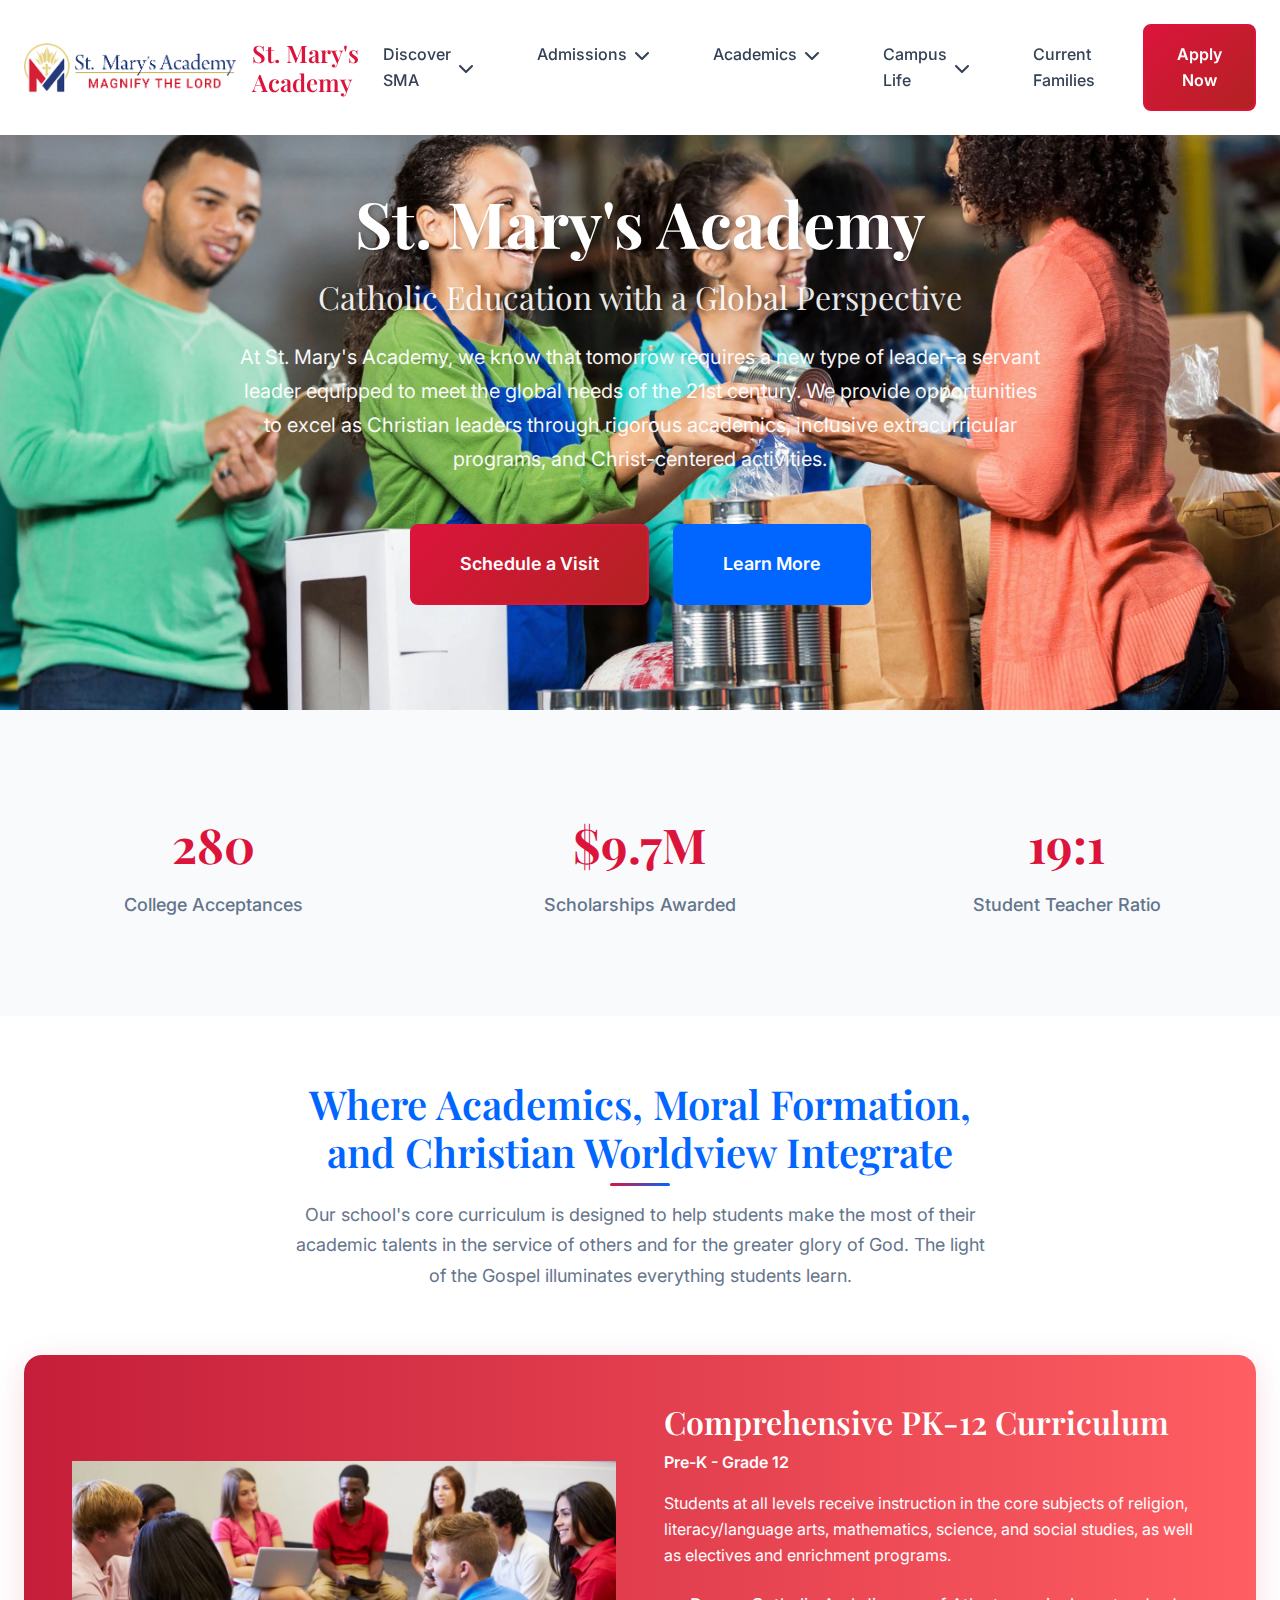
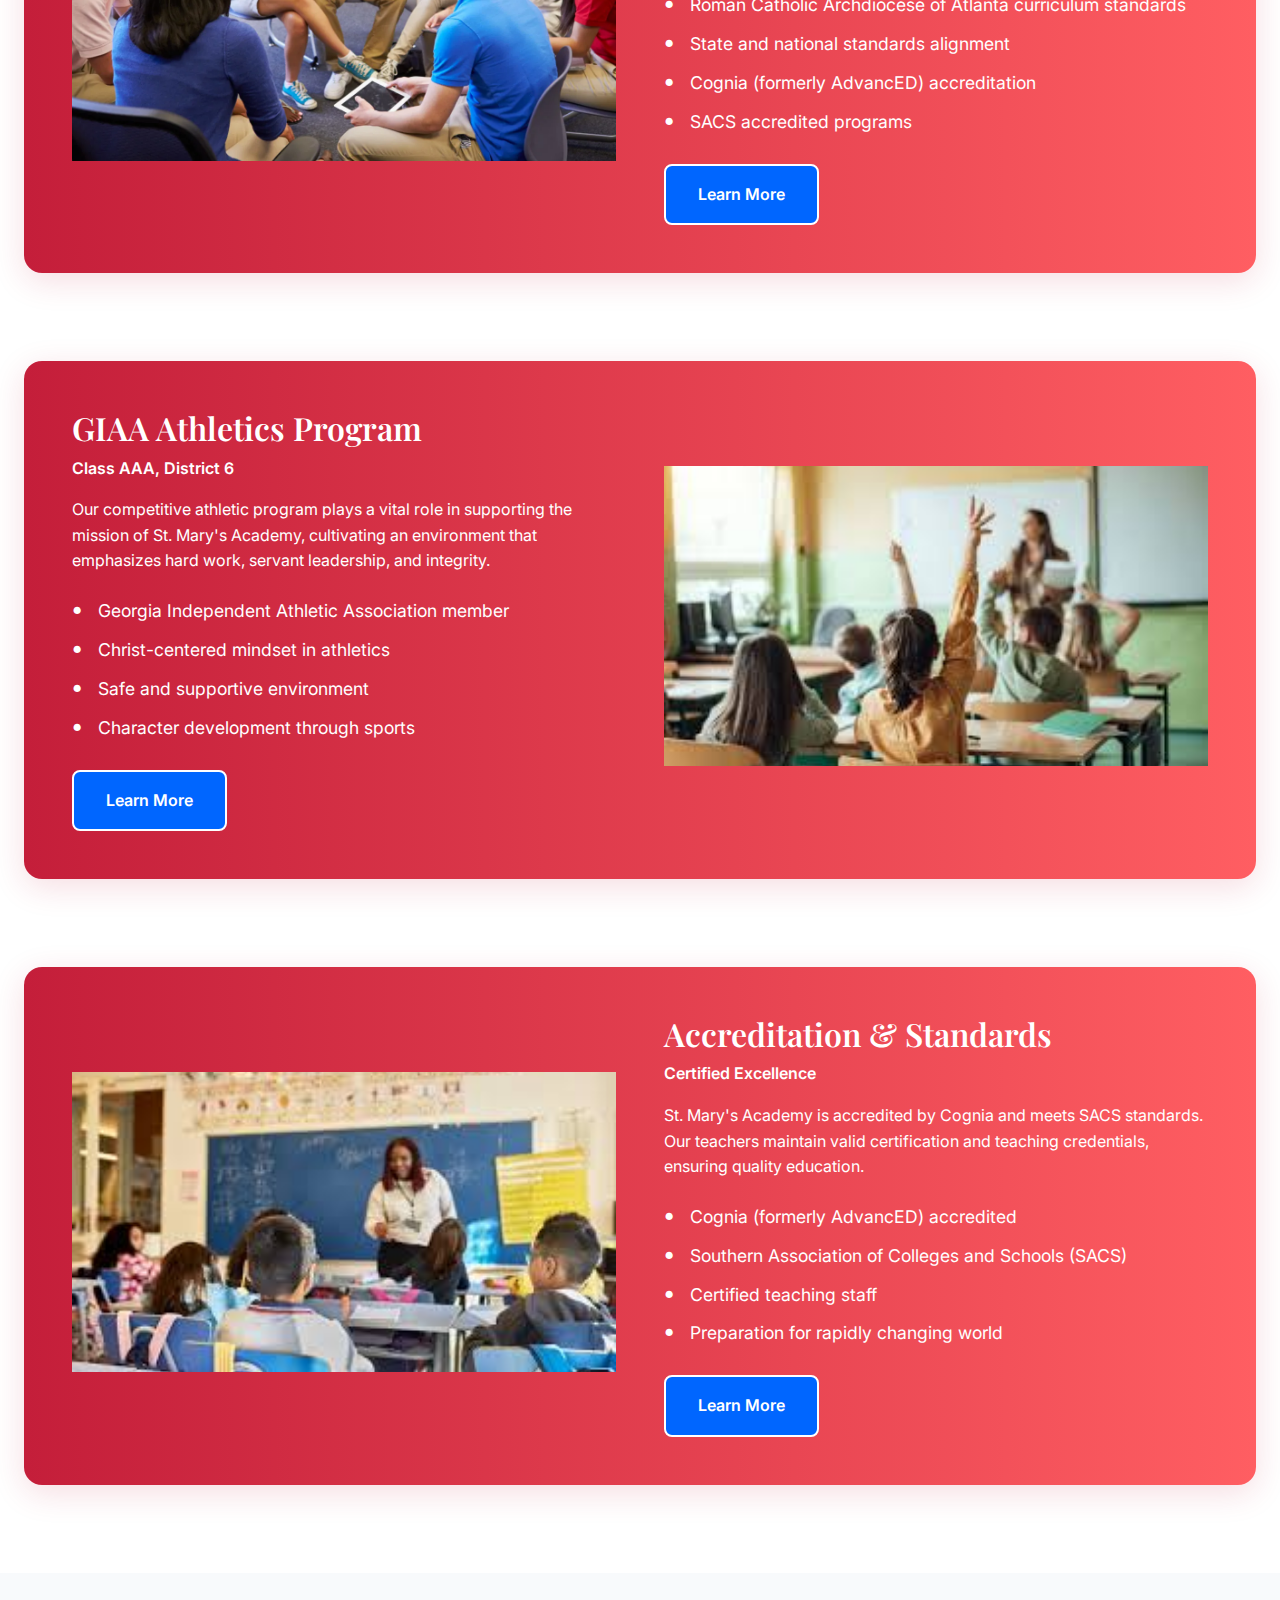
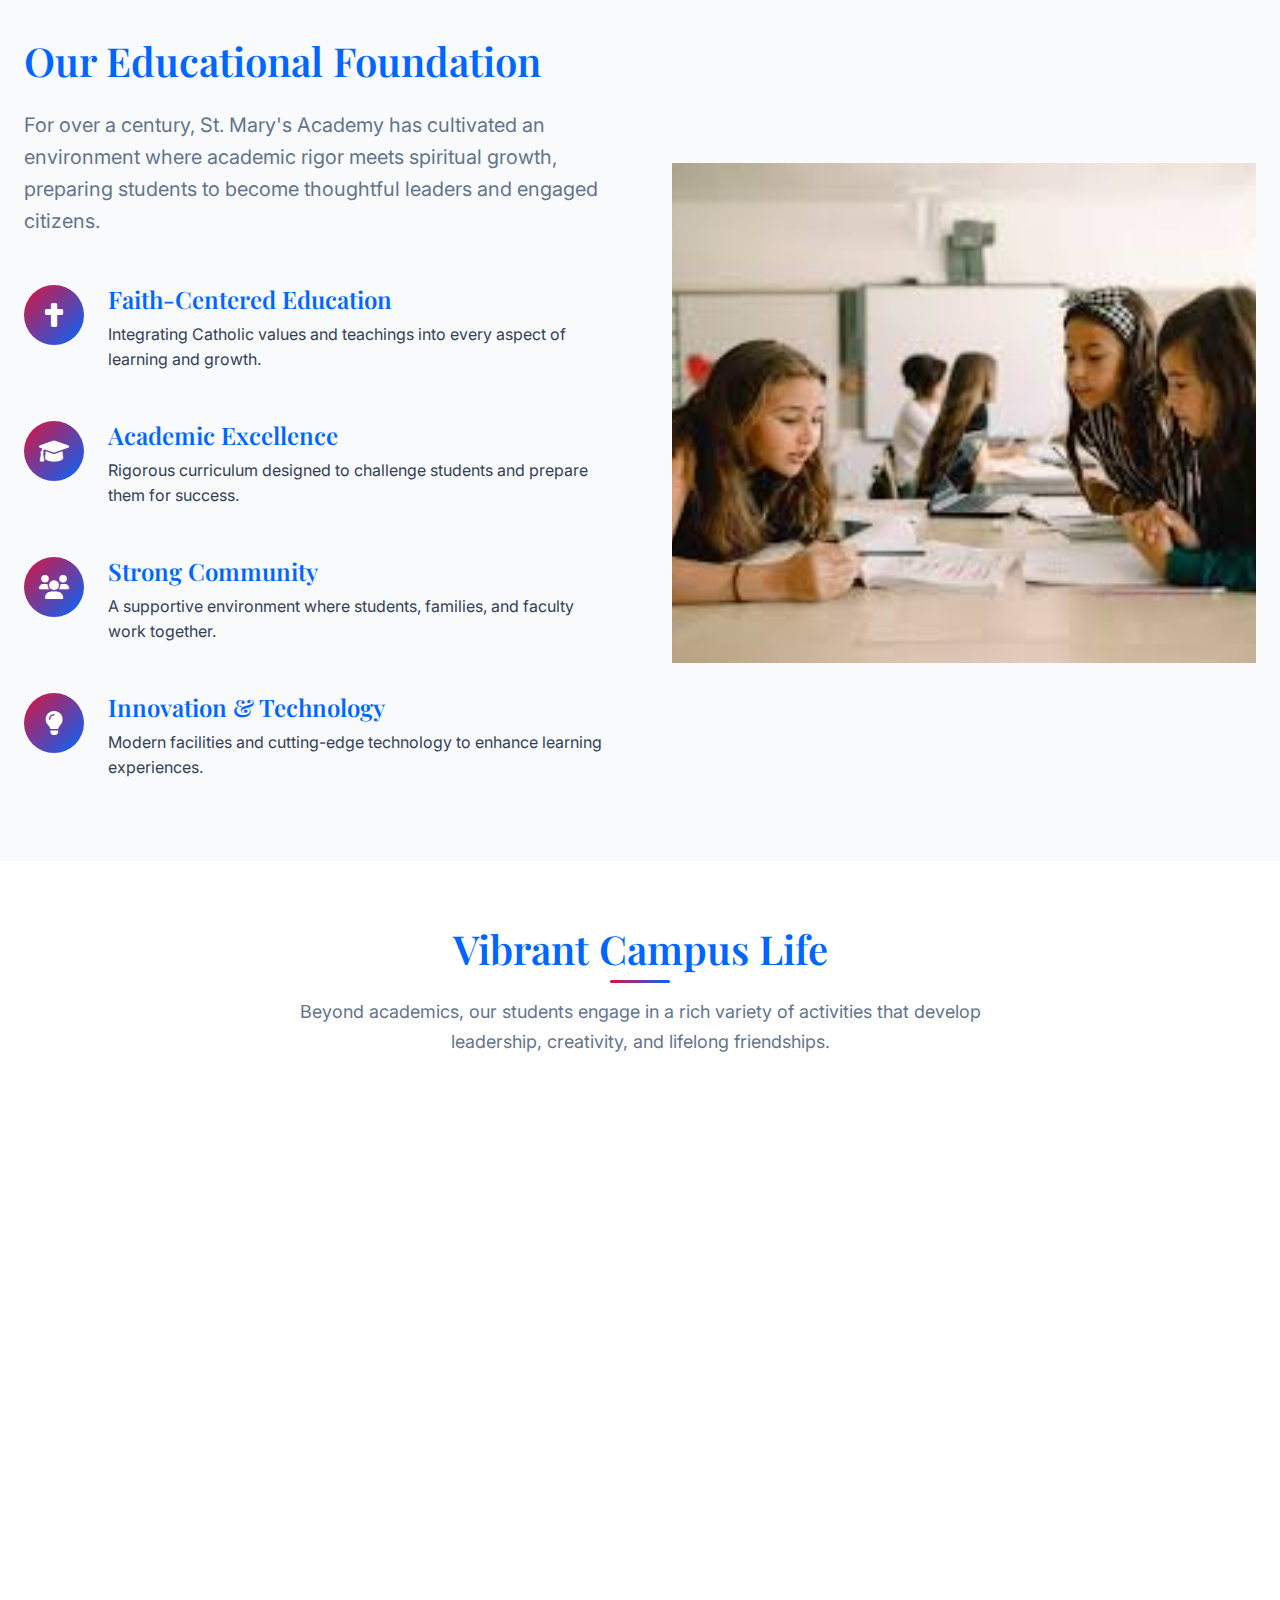
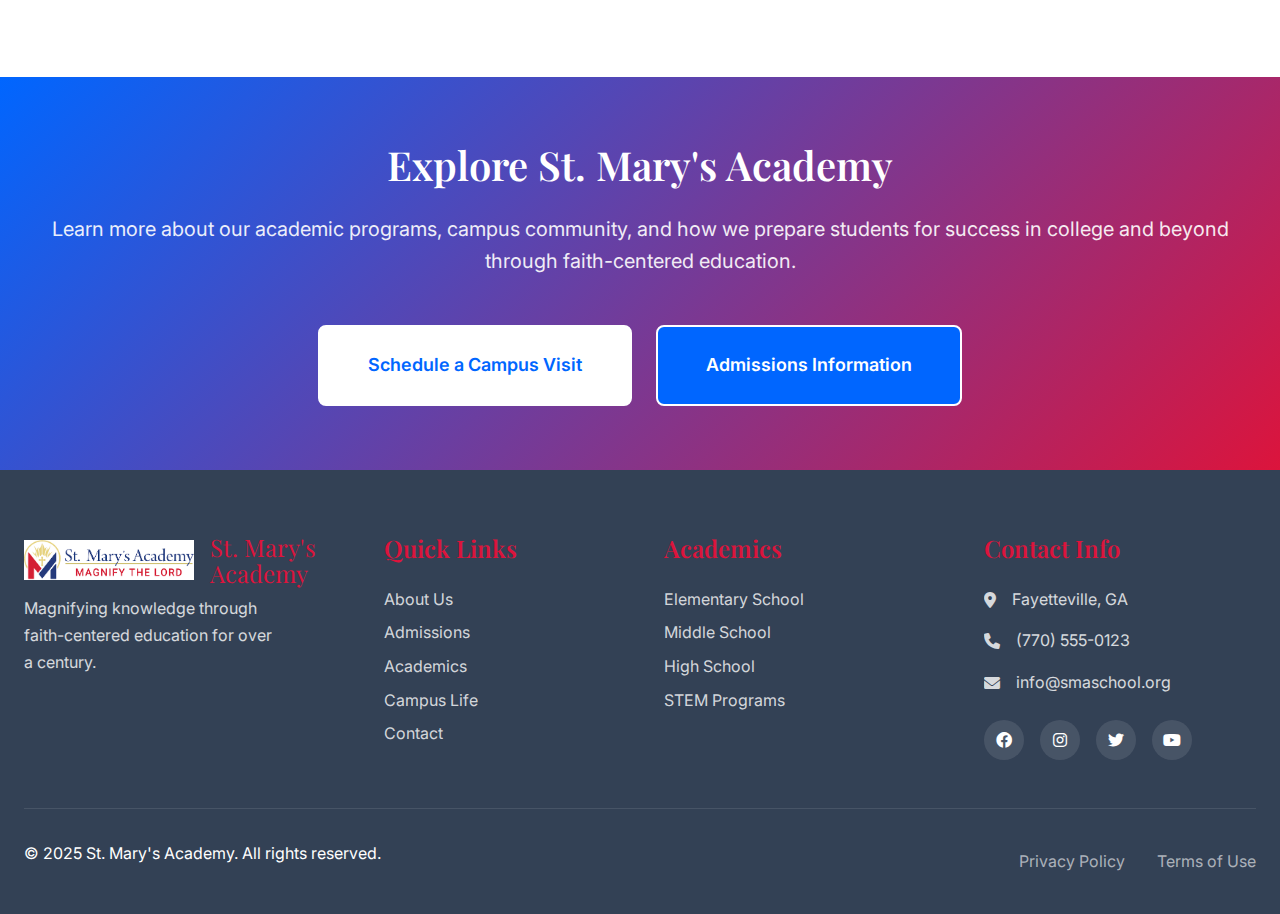
<file: index.html>
<!DOCTYPE html>
<html lang="en">
<head>
    <meta charset="UTF-8">
    <meta name="viewport" content="width=device-width, initial-scale=1.0">
    <title>St. Mary's Academy | PK-12 Catholic Education Excellence</title>
    <link rel="stylesheet" href="css/style.css?v=1642361400">
    <link rel="stylesheet" href="https://cdnjs.cloudflare.com/ajax/libs/font-awesome/6.0.0/css/all.min.css">
    <link href="https://fonts.googleapis.com/css2?family=Playfair+Display:wght@400;500;600;700&family=Inter:wght@300;400;500;600;700&display=swap" rel="stylesheet">
</head>
<body>
    <header class="header">
        <div class="container">
            <div class="header-content">
                <div class="logo">
                    <img src="images/st-marys-logo.png" alt="St. Mary's Academy Logo" class="logo-img">
                    <div class="logo-text">
                        <h1>St. Mary's Academy</h1>
                        <!-- Removed PK-12 Catholic Academy span -->
                    </div>
                </div>
                
                <nav class="nav">
                    <ul class="nav-menu">
                        <li class="nav-item dropdown">
                            <a href="#" class="nav-link">Discover SMA <i class="fas fa-chevron-down"></i></a>
                            <ul class="dropdown-menu">
                                <li><a href="about.html">About Us</a></li>
                                <li><a href="faculty.html">Faculty & Staff</a></li>
                                <li><a href="spiritual-life.html">Spiritual Life</a></li>
                                <li><a href="innovation.html">Center for Innovation</a></li>
                                <li><a href="giving.html">Giving</a></li>
                            </ul>
                        </li>
                        <li class="nav-item dropdown">
                            <a href="#" class="nav-link">Admissions <i class="fas fa-chevron-down"></i></a>
                            <ul class="dropdown-menu">
                                <li><a href="apply.html">Apply Now</a></li>
                                <li><a href="visit.html">Visit</a></li>
                                <li><a href="tuition.html">Tuition & Financial Aid</a></li>
                                <li><a href="admissions-faq.html">Admissions FAQ</a></li>
                            </ul>
                        </li>
                        <li class="nav-item dropdown">
                            <a href="#" class="nav-link">Academics <i class="fas fa-chevron-down"></i></a>
                            <ul class="dropdown-menu">
                                <li><a href="high-school.html">High School</a></li>
                                <li><a href="middle-school.html">Middle School</a></li>
                                <li><a href="elementary.html">Elementary School</a></li>
                                <li><a href="stem.html">STEM Programs</a></li>
                            </ul>
                        </li>
                        <li class="nav-item dropdown">
                            <a href="#" class="nav-link">Campus Life <i class="fas fa-chevron-down"></i></a>
                            <ul class="dropdown-menu">
                                <li><a href="athletics.html">Athletics</a></li>
                                <li><a href="arts.html">Arts</a></li>
                                <li><a href="activities.html">Student Activities</a></li>
                                <li><a href="house-system.html">House System</a></li>
                            </ul>
                        </li>
                        <li class="nav-item">
                            <a href="families.html" class="nav-link">Current Families</a>
                        </li>
                    </ul>
                    
                    <div class="header-actions">
                        <a href="apply.html" class="btn btn-primary">Apply Now</a>
                        <!-- Removed the heart button -->
                    </div>
                </nav>
                
                <div class="mobile-menu-toggle">
                    <span></span>
                    <span></span>
                    <span></span>
                </div>
            </div>
        </div>
    </header>

    <main>
        <!-- Hero Section -->
        <section class="hero">
            <div class="hero-background">
                <img src="images/Image_service.png" alt="St. Mary's Academy Campus" class="hero-image">
                <div class="hero-overlay"></div>
            </div>
            <div class="container">
                <div class="hero-content">
                    <h1 class="hero-title">
                        St. Mary's Academy
                        <span class="hero-subtitle">Catholic Education with a Global Perspective</span>
                    </h1>
                    <p class="hero-description">
                        At St. Mary's Academy, we know that tomorrow requires a new type of leader–a servant leader equipped to meet the global needs of the 21st century. We provide opportunities to excel as Christian leaders through rigorous academics, inclusive extracurricular programs, and Christ-centered activities.
                    </p>
                    <div class="hero-actions">
                        <a href="visit.html" class="btn btn-primary btn-large">Schedule a Visit</a>
                        <a href="about.html" class="btn btn-outline btn-large">Learn More</a>
                    </div>
                </div>
            </div>
        </section>

        <!-- Quick Stats -->
        <section class="stats">
            <div class="container">
                <div class="stats-grid">
                    <div class="stat-item">
                        <div class="stat-number">280</div>
                        <div class="stat-label">College Acceptances</div>
                    </div>
                    <div class="stat-item">
                        <div class="stat-number">$9.7M</div>
                        <div class="stat-label">Scholarships Awarded</div>
                    </div>
                    <div class="stat-item">
                        <div class="stat-number">19:1</div>
                        <div class="stat-label">Student Teacher Ratio</div>
                    </div>
                </div>
            </div>
        </section>

        <!-- Academic Excellence -->
        <section class="academics">
            <div class="container">
                <div class="section-header">
                    <h2 class="section-title">Where Academics, Moral Formation, and Christian Worldview Integrate</h2>
                    <p class="section-description">
                        Our school's core curriculum is designed to help students make the most of their academic talents in the service of others and for the greater glory of God. The light of the Gospel illuminates everything students learn.
                    </p>
                </div>
                <!-- Redesigned academics grid for a more teacher-friendly, bold, and unique look -->
                <div class="academics-grid teacher-friendly">
                    <div class="academic-level teacher-block" style="background: linear-gradient(90deg, #c41e3a, #ff5e62); color: #fff; border-radius: 18px; box-shadow: 0 8px 32px rgba(196,30,58,0.15);">
                        <div class="level-image">
                            <img src="images/Images_students.png" alt="Elementary Students">
                        </div>
                        <div class="level-content">
                            <h3 style="color:#fff;">Comprehensive PK-12 Curriculum</h3>
                            <p class="level-grades" style="color:#fff;">Pre-K - Grade 12</p>
                            <p>Students at all levels receive instruction in the core subjects of religion, literacy/language arts, mathematics, science, and social studies, as well as electives and enrichment programs.</p>
                            <div class="level-features-alt">
                                <strong>•</strong> Roman Catholic Archdiocese of Atlanta curriculum standards<br>
                                <strong>•</strong> State and national standards alignment<br>
                                <strong>•</strong> Cognia (formerly AdvancED) accreditation<br>
                                <strong>•</strong> SACS accredited programs
                            </div>
                            <a href="academics.html" class="btn btn-outline" style="border-color:#fff;color:#fff;">Learn More</a>
                        </div>
                    </div>
                    <div class="academic-level teacher-block" style="background: linear-gradient(90deg, #c41e3a, #ff5e62); color: #fff; border-radius: 18px; box-shadow: 0 8px 32px rgba(196,30,58,0.15);">
                        <div class="level-image">
                            <img src="images/Image 3.png" alt="Middle School Students">
                        </div>
                        <div class="level-content">
                            <h3 style="color:#fff;">GIAA Athletics Program</h3>
                            <p class="level-grades" style="color:#fff;">Class AAA, District 6</p>
                            <p>Our competitive athletic program plays a vital role in supporting the mission of St. Mary's Academy, cultivating an environment that emphasizes hard work, servant leadership, and integrity.</p>
                            <div class="level-features-alt">
                                <strong>•</strong> Georgia Independent Athletic Association member<br>
                                <strong>•</strong> Christ-centered mindset in athletics<br>
                                <strong>•</strong> Safe and supportive environment<br>
                                <strong>•</strong> Character development through sports
                            </div>
                            <a href="athletics.html" class="btn btn-outline" style="border-color:#fff;color:#fff;">Learn More</a>
                        </div>
                    </div>
                    <div class="academic-level teacher-block" style="background: linear-gradient(90deg, #c41e3a, #ff5e62); color: #fff; border-radius: 18px; box-shadow: 0 8px 32px rgba(196,30,58,0.15);">
                        <div class="level-image">
                            <img src="images/Image 4.png" alt="High School Students">
                        </div>
                        <div class="level-content">
                            <h3 style="color:#fff;">Accreditation & Standards</h3>
                            <p class="level-grades" style="color:#fff;">Certified Excellence</p>
                            <p>St. Mary's Academy is accredited by Cognia and meets SACS standards. Our teachers maintain valid certification and teaching credentials, ensuring quality education.</p>
                            <div class="level-features-alt">
                                <strong>•</strong> Cognia (formerly AdvancED) accredited<br>
                                <strong>•</strong> Southern Association of Colleges and Schools (SACS)<br>
                                <strong>•</strong> Certified teaching staff<br>
                                <strong>•</strong> Preparation for rapidly changing world
                            </div>
                            <a href="accreditation.html" class="btn btn-outline" style="border-color:#fff;color:#fff;">Learn More</a>
                        </div>
                    </div>
                </div>
            </div>
        </section>

        <!-- Our Educational Foundation -->
        <section class="why-choose">
            <div class="container">
                <div class="why-choose-content">
                    <div class="why-choose-text">
                        <h2>Our Educational Foundation</h2>
                        <p class="lead">
                            For over a century, St. Mary's Academy has cultivated an environment where academic rigor
                            meets spiritual growth, preparing students to become thoughtful leaders and engaged citizens.
                        </p>
                        
                        <div class="features-list">
                            <div class="feature-item">
                                <div class="feature-icon">
                                    <i class="fas fa-cross"></i>
                                </div>
                                <div class="feature-content">
                                    <h4>Faith-Centered Education</h4>
                                    <p>Integrating Catholic values and teachings into every aspect of learning and growth.</p>
                                </div>
                            </div>
                            
                            <div class="feature-item">
                                <div class="feature-icon">
                                    <i class="fas fa-graduation-cap"></i>
                                </div>
                                <div class="feature-content">
                                    <h4>Academic Excellence</h4>
                                    <p>Rigorous curriculum designed to challenge students and prepare them for success.</p>
                                </div>
                            </div>
                            
                            <div class="feature-item">
                                <div class="feature-icon">
                                    <i class="fas fa-users"></i>
                                </div>
                                <div class="feature-content">
                                    <h4>Strong Community</h4>
                                    <p>A supportive environment where students, families, and faculty work together.</p>
                                </div>
                            </div>
                            
                            <div class="feature-item">
                                <div class="feature-icon">
                                    <i class="fas fa-lightbulb"></i>
                                </div>
                                <div class="feature-content">
                                    <h4>Innovation & Technology</h4>
                                    <p>Modern facilities and cutting-edge technology to enhance learning experiences.</p>
                                </div>
                            </div>
                        </div>
                    </div>
                    
                    <div class="why-choose-image">
                        <img src="images/Image 5.png" alt="Students Learning">
                    </div>
                </div>
            </div>
        </section>

        <!-- Campus Life -->
        <section class="campus-life">
            <div class="container">
                <div class="section-header">
                    <h2 class="section-title">Vibrant Campus Life</h2>
                    <p class="section-description">
                        Beyond academics, our students engage in a rich variety of activities that develop leadership, 
                        creativity, and lifelong friendships.
                    </p>
                </div>
                
                <div class="campus-life-grid">
                    <div class="campus-item">
                        <div class="campus-image">
                            <img src="images/Image_sports.png" alt="Athletics">
                        </div>
                        <div class="campus-content">
                            <h3>Athletics</h3>
                            <p>Competitive sports programs that build character, teamwork, and school spirit.</p>
                            <a href="athletics.html" class="learn-more">Learn More <i class="fas fa-arrow-right"></i></a>
                        </div>
                    </div>
                    
                    <div class="campus-item">
                        <div class="campus-image">
                            <img src="images/art images.png" alt="Arts Program">
                        </div>
                        <div class="campus-content">
                            <h3>Arts Program</h3>
                            <p>Creative expression through visual arts, music, theater, and digital media.</p>
                            <a href="arts.html" class="learn-more">Learn More <i class="fas fa-arrow-right"></i></a>
                        </div>
                    </div>
                    
                    <div class="campus-item">
                        <div class="campus-image">
                            <img src="images/image 8.png" alt="Student Activities">
                        </div>
                        <div class="campus-content">
                            <h3>Student Activities</h3>
                            <p>Clubs, organizations, and leadership opportunities for every interest.</p>
                            <a href="activities.html" class="learn-more">Learn More <i class="fas fa-arrow-right"></i></a>
                        </div>
                    </div>
                    
                    <div class="campus-item">
                        <div class="campus-image">
                            <img src="images/Image_service.png" alt="Service Learning">
                        </div>
                        <div class="campus-content">
                            <h3>Service Learning</h3>
                            <p>Developing compassionate leaders through community service and outreach.</p>
                            <a href="service.html" class="learn-more">Learn More <i class="fas fa-arrow-right"></i></a>
                        </div>
                    </div>
                </div>
            </div>
        </section>

        <!-- Explore St. Mary's Academy -->
        <section class="cta">
            <div class="container">
                <div class="cta-content">
                    <h2>Explore St. Mary's Academy</h2>
                    <p>Learn more about our academic programs, campus community, and how we prepare students for success in college and beyond through faith-centered education.</p>
                    <div class="cta-actions">
                        <a href="visit.html" class="btn btn-primary btn-large">Schedule a Campus Visit</a>
                        <a href="apply.html" class="btn btn-outline btn-large">Admissions Information</a>
                    </div>
                </div>
            </div>
        </section>
    </main>

    <footer class="footer">
        <div class="container">
            <div class="footer-content">
                <div class="footer-section" style="min-width:220px;max-width:260px;">
                    <div class="footer-logo">
                        <img src="images/st-marys-logo.png" alt="St. Mary's Academy">
                        <div class="footer-logo-text">
                            <span class="footer-brand-top">St. Mary's</span>
                            <span class="footer-brand-bottom">Academy</span>
                        </div>
                    </div>
                    <p class="footer-description">
                        Magnifying knowledge through faith-centered education for over a century.
                    </p>
                </div>
                <div class="footer-section" style="margin-left:40px;min-width:180px;">
                    <h4>Quick Links</h4>
                    <ul class="footer-links">
                        <li><a href="about.html">About Us</a></li>
                        <li><a href="admissions.html">Admissions</a></li>
                        <li><a href="academics.html">Academics</a></li>
                        <li><a href="campus-life.html">Campus Life</a></li>
                        <li><a href="contact.html">Contact</a></li>
                    </ul>
                </div>
                
                <div class="footer-section">
                    <h4>Academics</h4>
                    <ul class="footer-links">
                        <li><a href="elementary.html">Elementary School</a></li>
                        <li><a href="middle-school.html">Middle School</a></li>
                        <li><a href="high-school.html">High School</a></li>
                        <li><a href="stem.html">STEM Programs</a></li>
                    </ul>
                </div>
                
                <div class="footer-section">
                    <h4>Contact Info</h4>
                    <div class="contact-info">
                        <p><i class="fas fa-map-marker-alt"></i> Fayetteville, GA</p>
                        <p><i class="fas fa-phone"></i> (770) 555-0123</p>
                        <p><i class="fas fa-envelope"></i> info@smaschool.org</p>
                    </div>
                    <div class="social-links">
                        <a href="#" aria-label="Facebook"><i class="fab fa-facebook"></i></a>
                        <a href="#" aria-label="Instagram"><i class="fab fa-instagram"></i></a>
                        <a href="#" aria-label="Twitter"><i class="fab fa-twitter"></i></a>
                        <a href="#" aria-label="YouTube"><i class="fab fa-youtube"></i></a>
                    </div>
                </div>
            </div>
            
            <div class="footer-bottom">
                <p>&copy; 2025 St. Mary's Academy. All rights reserved.</p>
                <div class="footer-bottom-links">
                    <a href="privacy.html">Privacy Policy</a>
                    <a href="terms.html">Terms of Use</a>
                </div>
            </div>
        </div>
    </footer>

    <script src="js/main.js?v=2"></script>
</body>
</html>
</file>
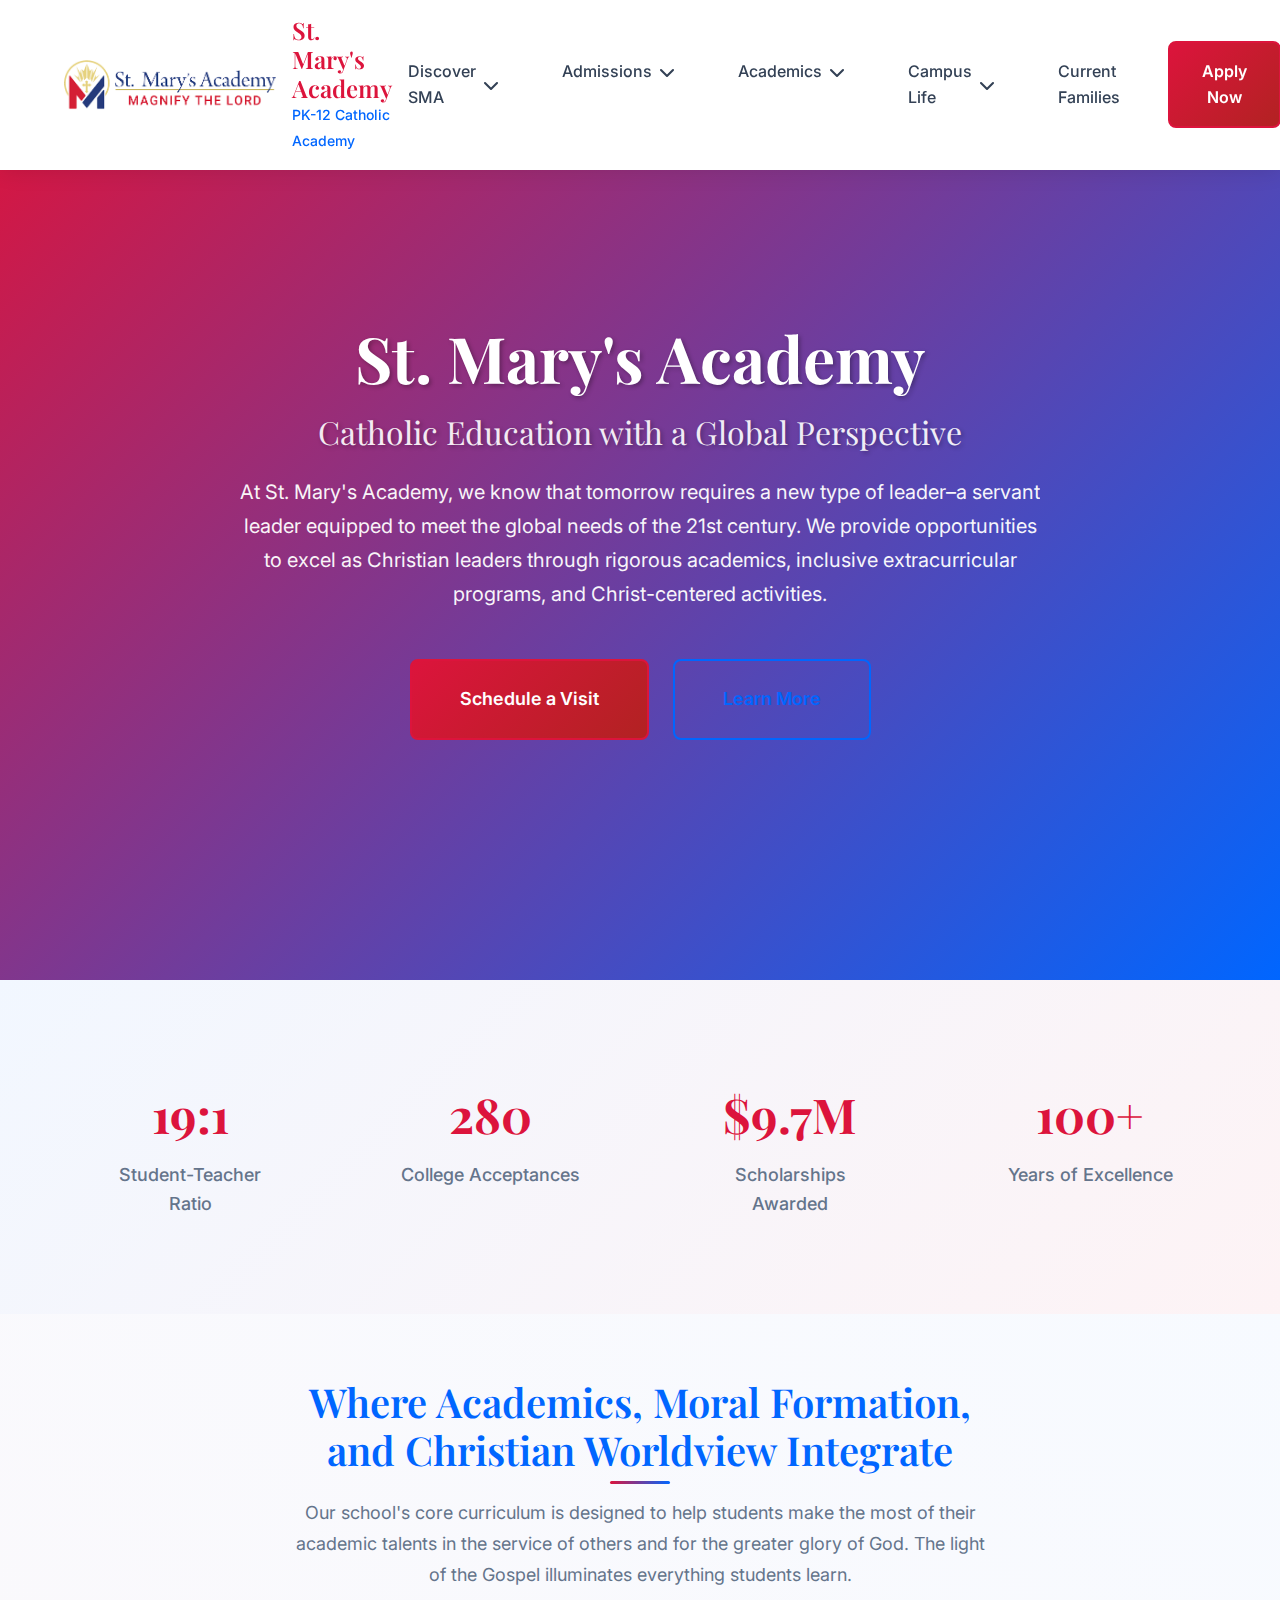
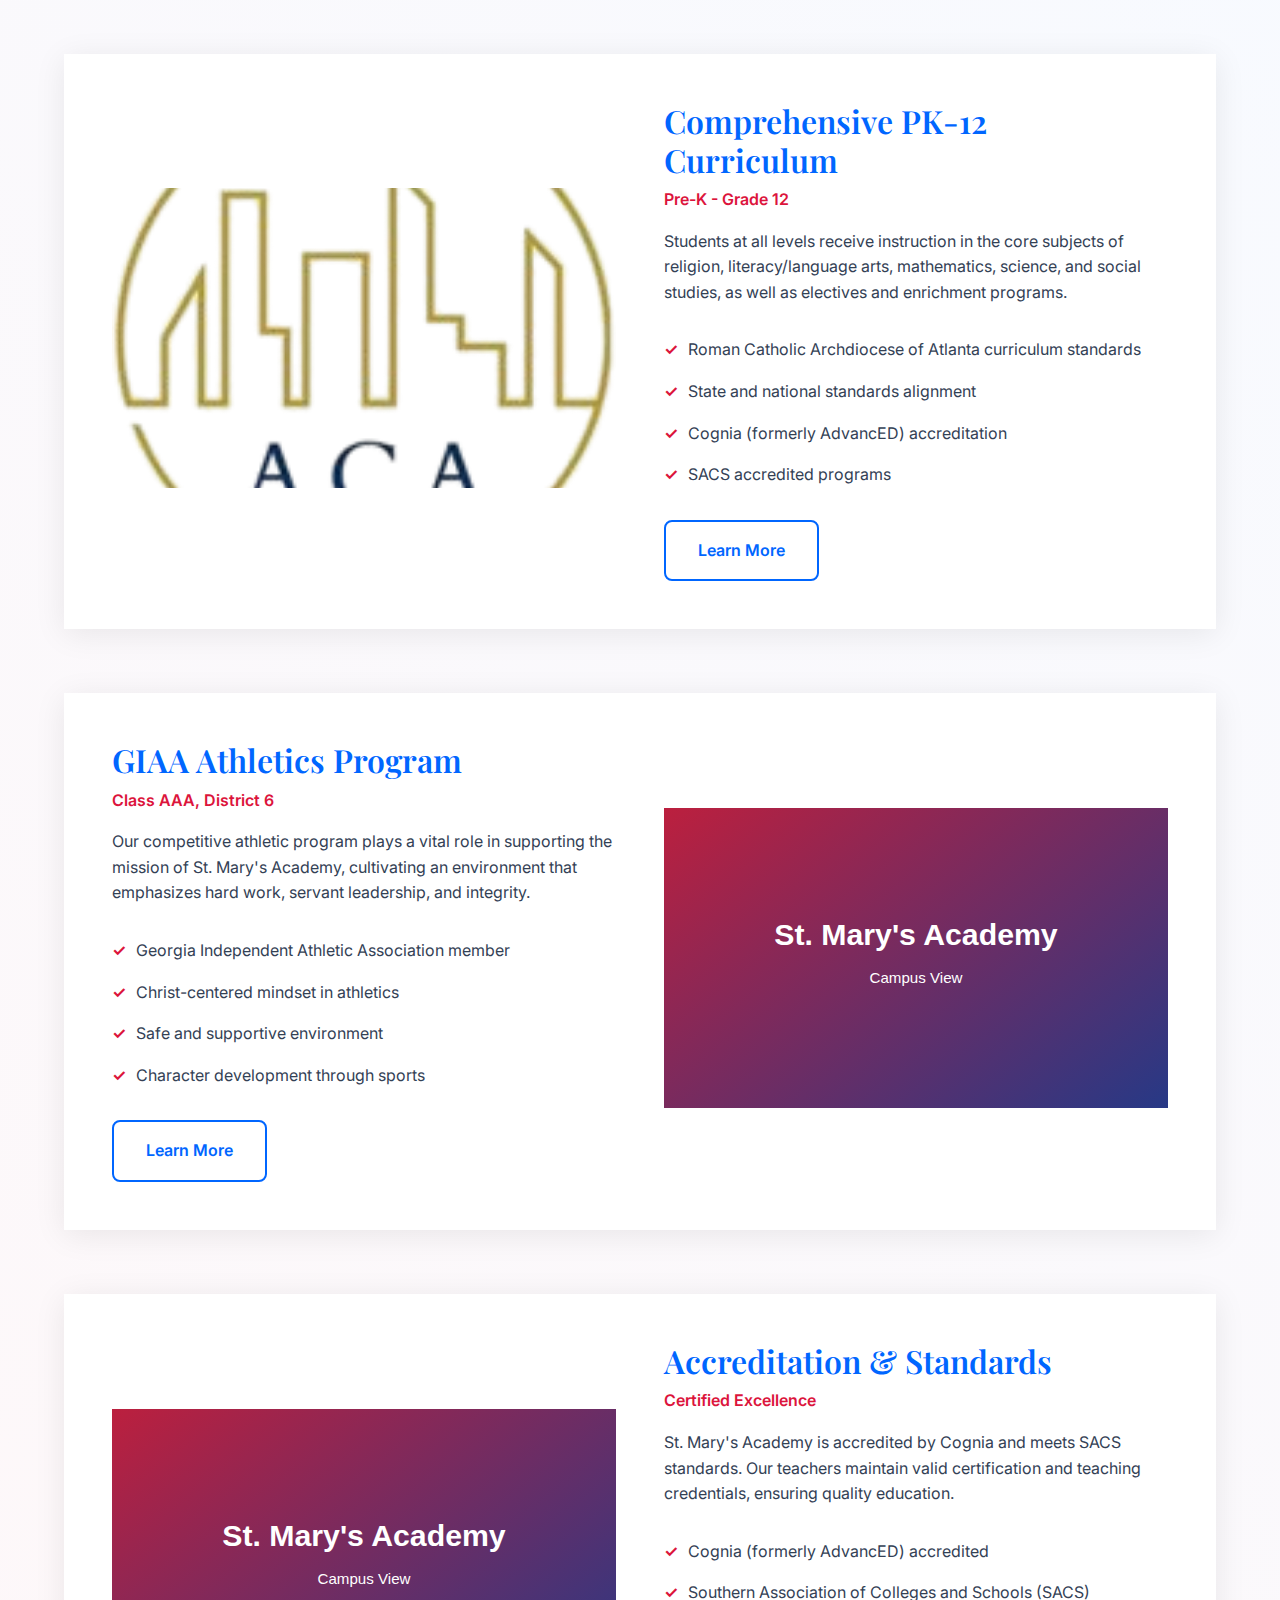
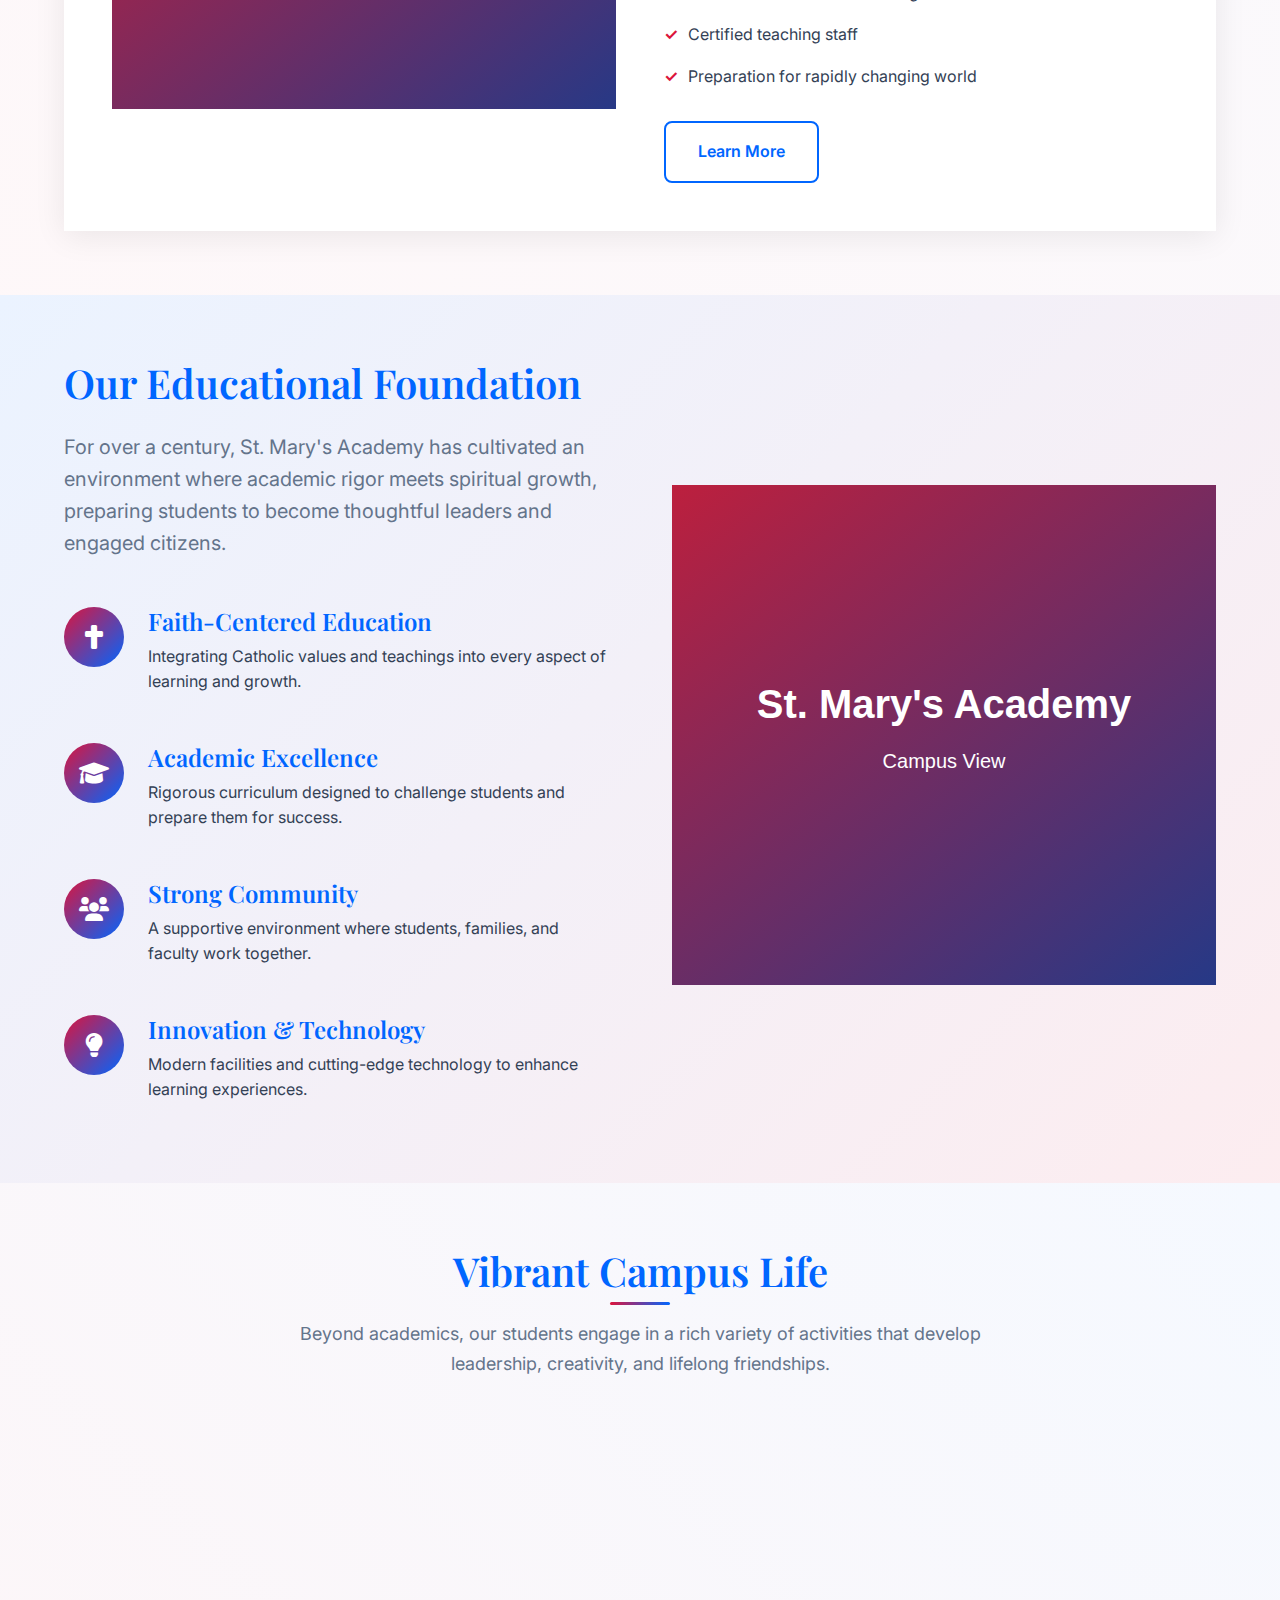
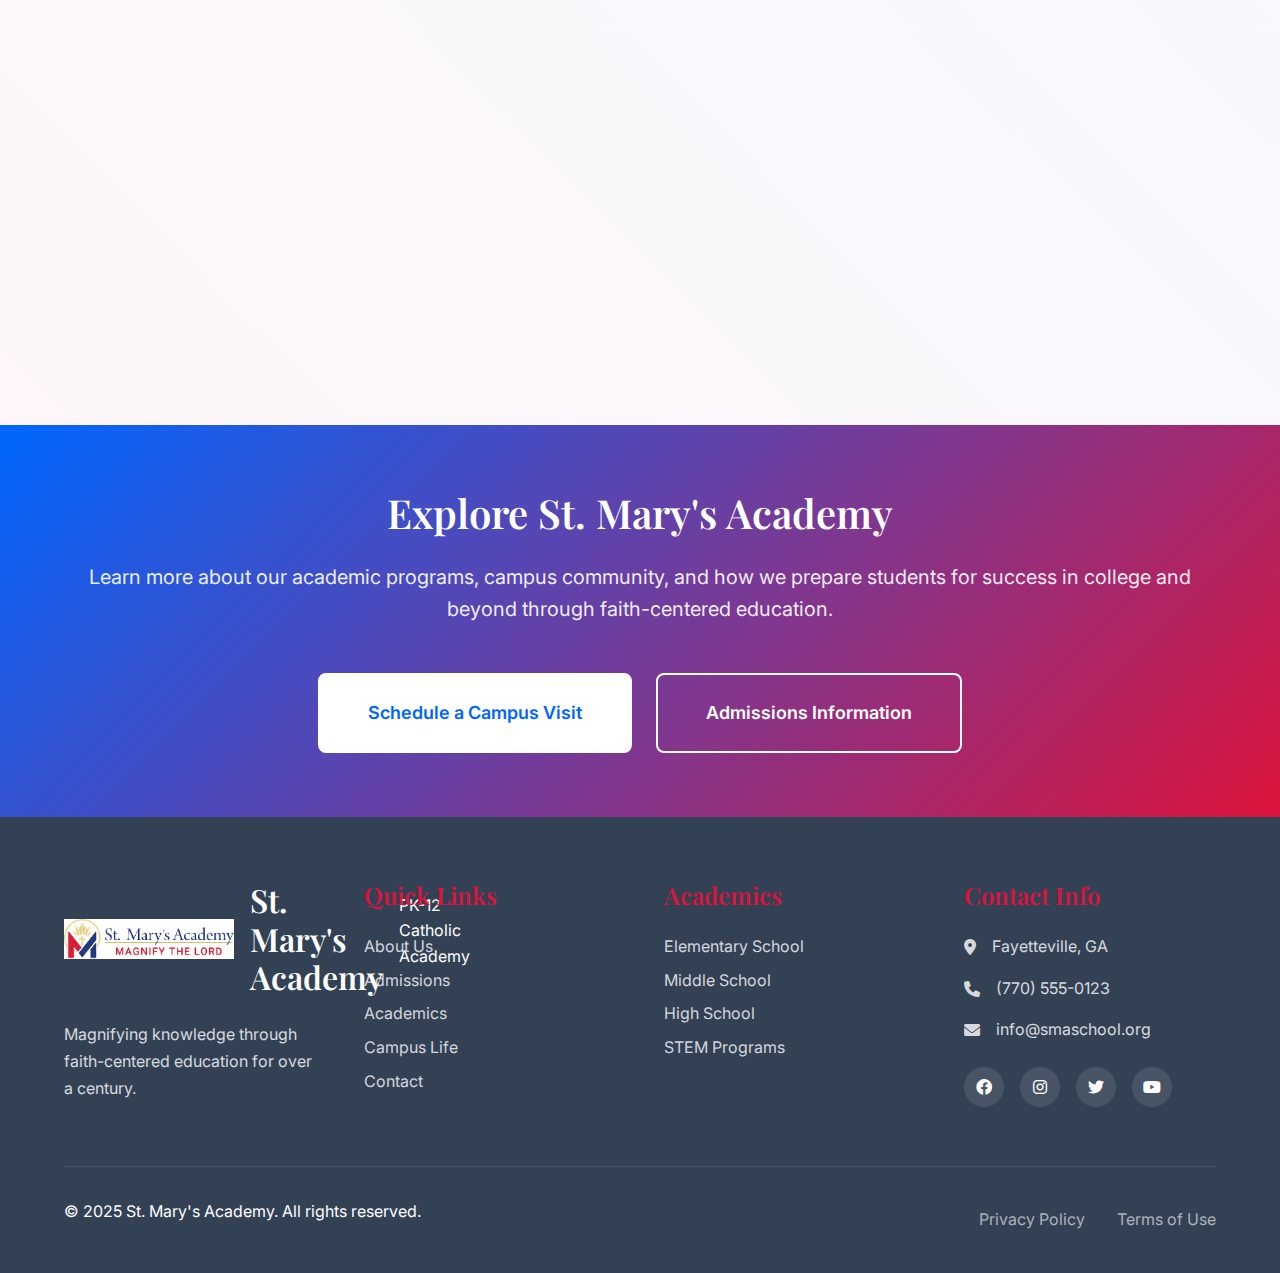
<file: content/index.html>
<!DOCTYPE html>
<html lang="en">
<head>
    <meta charset="UTF-8">
    <meta name="viewport" content="width=device-width, initial-scale=1.0">
    <title>St. Mary's Academy | PK-12 Catholic Education Excellence</title>
    <link rel="stylesheet" href="css/style.css?v=1642361600">
    <link rel="stylesheet" href="https://cdnjs.cloudflare.com/ajax/libs/font-awesome/6.0.0/css/all.min.css">
    <link href="https://fonts.googleapis.com/css2?family=Playfair+Display:wght@400;500;600;700&family=Inter:wght@300;400;500;600;700&display=swap" rel="stylesheet">
</head>
<body>
    <header class="header">
        <div class="container">
            <div class="header-content">
                <div class="logo">
                    <img src="images/st-marys-logo.png" alt="St. Mary's Academy Logo" class="logo-img">
                    <div class="logo-text">
                        <h1>St. Mary's Academy</h1>
                        <span>PK-12 Catholic Academy</span>
                    </div>
                </div>
                
                <nav class="nav">
                    <ul class="nav-menu">
                        <li class="nav-item dropdown">
                            <a href="#" class="nav-link">Discover SMA <i class="fas fa-chevron-down"></i></a>
                            <ul class="dropdown-menu">
                                <li><a href="about.html">About Us</a></li>
                                <li><a href="faculty.html">Faculty & Staff</a></li>
                                <li><a href="spiritual-life.html">Spiritual Life</a></li>
                                <li><a href="innovation.html">Center for Innovation</a></li>
                                <li><a href="giving.html">Giving</a></li>
                            </ul>
                        </li>
                        <li class="nav-item dropdown">
                            <a href="#" class="nav-link">Admissions <i class="fas fa-chevron-down"></i></a>
                            <ul class="dropdown-menu">
                                <li><a href="apply.html">Apply Now</a></li>
                                <li><a href="visit.html">Visit</a></li>
                                <li><a href="tuition.html">Tuition & Financial Aid</a></li>
                                <li><a href="admissions-faq.html">Admissions FAQ</a></li>
                            </ul>
                        </li>
                        <li class="nav-item dropdown">
                            <a href="#" class="nav-link">Academics <i class="fas fa-chevron-down"></i></a>
                            <ul class="dropdown-menu">
                                <li><a href="high-school.html">High School</a></li>
                                <li><a href="middle-school.html">Middle School</a></li>
                                <li><a href="elementary.html">Elementary School</a></li>
                                <li><a href="stem.html">STEM Programs</a></li>
                            </ul>
                        </li>
                        <li class="nav-item dropdown">
                            <a href="#" class="nav-link">Campus Life <i class="fas fa-chevron-down"></i></a>
                            <ul class="dropdown-menu">
                                <li><a href="athletics.html">Athletics</a></li>
                                <li><a href="arts.html">Arts</a></li>
                                <li><a href="activities.html">Student Activities</a></li>
                                <li><a href="house-system.html">House System</a></li>
                            </ul>
                        </li>
                        <li class="nav-item">
                            <a href="families.html" class="nav-link">Current Families</a>
                        </li>
                    </ul>
                    
                    <div class="header-actions">
                        <a href="apply.html" class="btn btn-primary">Apply Now</a>
                    </div>
                </nav>
                
                <div class="mobile-menu-toggle">
                    <span></span>
                    <span></span>
                    <span></span>
                </div>
            </div>
        </div>
    </header>

    <main>
        <!-- Hero Section -->
        <section class="hero">
            <div class="container">
                <div class="hero-content">
                    <h1 class="hero-title">
                        St. Mary's Academy
                        <span class="hero-subtitle">Catholic Education with a Global Perspective</span>
                    </h1>
                    <p class="hero-description">
                        At St. Mary's Academy, we know that tomorrow requires a new type of leader–a servant leader equipped to meet the global needs of the 21st century. We provide opportunities to excel as Christian leaders through rigorous academics, inclusive extracurricular programs, and Christ-centered activities.
                    </p>
                    <div class="hero-actions">
                        <a href="visit.html" class="btn btn-primary btn-large">Schedule a Visit</a>
                        <a href="about.html" class="btn btn-outline btn-large">Learn More</a>
                    </div>
                </div>
            </div>
        </section>

        <!-- Quick Stats -->
        <section class="stats">
            <div class="container">
                <div class="stats-grid">
                    <div class="stat-item">
                        <div class="stat-number">19:1</div>
                        <div class="stat-label">Student-Teacher Ratio</div>
                    </div>
                    <div class="stat-item">
                        <div class="stat-number">280</div>
                        <div class="stat-label">College Acceptances</div>
                    </div>
                    <div class="stat-item">
                        <div class="stat-number">$9.7M</div>
                        <div class="stat-label">Scholarships Awarded</div>
                    </div>
                    <div class="stat-item">
                        <div class="stat-number">100+</div>
                        <div class="stat-label">Years of Excellence</div>
                    </div>
                </div>
            </div>
        </section>

        <!-- Academic Excellence -->
        <section class="academics">
            <div class="container">
                <div class="section-header">
                    <h2 class="section-title">Where Academics, Moral Formation, and Christian Worldview Integrate</h2>
                    <p class="section-description">
                        Our school's core curriculum is designed to help students make the most of their academic talents in the service of others and for the greater glory of God. The light of the Gospel illuminates everything students learn.
                    </p>
                </div>
                
                <div class="academics-grid">
                    <div class="academic-level">
                        <div class="level-image">
                            <img src="images/elementary-students.png" alt="Elementary Students">
                        </div>
                        <div class="level-content">
                            <h3>Comprehensive PK-12 Curriculum</h3>
                            <p class="level-grades">Pre-K - Grade 12</p>
                            <p>Students at all levels receive instruction in the core subjects of religion, literacy/language arts, mathematics, science, and social studies, as well as electives and enrichment programs.</p>
                            <ul class="level-features">
                                <li>Roman Catholic Archdiocese of Atlanta curriculum standards</li>
                                <li>State and national standards alignment</li>
                                <li>Cognia (formerly AdvancED) accreditation</li>
                                <li>SACS accredited programs</li>
                            </ul>
                            <a href="academics.html" class="btn btn-outline">Learn More</a>
                        </div>
                    </div>
                    
                    <div class="academic-level">
                        <div class="level-image">
                            <img src="images/middle-school-students.svg" alt="Middle School Students">
                        </div>
                        <div class="level-content">
                            <h3>GIAA Athletics Program</h3>
                            <p class="level-grades">Class AAA, District 6</p>
                            <p>Our competitive athletic program plays a vital role in supporting the mission of St. Mary's Academy, cultivating an environment that emphasizes hard work, servant leadership, and integrity.</p>
                            <ul class="level-features">
                                <li>Georgia Independent Athletic Association member</li>
                                <li>Christ-centered mindset in athletics</li>
                                <li>Safe and supportive environment</li>
                                <li>Character development through sports</li>
                            </ul>
                            <a href="athletics.html" class="btn btn-outline">Learn More</a>
                        </div>
                    </div>
                    
                    <div class="academic-level">
                        <div class="level-image">
                            <img src="images/high-school-students.svg" alt="High School Students">
                        </div>
                        <div class="level-content">
                            <h3>Accreditation & Standards</h3>
                            <p class="level-grades">Certified Excellence</p>
                            <p>St. Mary's Academy is accredited by Cognia and meets SACS standards. Our teachers maintain valid certification and teaching credentials, ensuring quality education.</p>
                            <ul class="level-features">
                                <li>Cognia (formerly AdvancED) accredited</li>
                                <li>Southern Association of Colleges and Schools (SACS)</li>
                                <li>Certified teaching staff</li>
                                <li>Preparation for rapidly changing world</li>
                            </ul>
                            <a href="accreditation.html" class="btn btn-outline">Learn More</a>
                        </div>
                    </div>
                </div>
            </div>
        </section>

        <!-- Our Educational Foundation -->
        <section class="why-choose">
            <div class="container">
                <div class="why-choose-content">
                    <div class="why-choose-text">
                        <h2>Our Educational Foundation</h2>
                        <p class="lead">
                            For over a century, St. Mary's Academy has cultivated an environment where academic rigor
                            meets spiritual growth, preparing students to become thoughtful leaders and engaged citizens.
                        </p>
                        
                        <div class="features-list">
                            <div class="feature-item">
                                <div class="feature-icon">
                                    <i class="fas fa-cross"></i>
                                </div>
                                <div class="feature-content">
                                    <h4>Faith-Centered Education</h4>
                                    <p>Integrating Catholic values and teachings into every aspect of learning and growth.</p>
                                </div>
                            </div>
                            
                            <div class="feature-item">
                                <div class="feature-icon">
                                    <i class="fas fa-graduation-cap"></i>
                                </div>
                                <div class="feature-content">
                                    <h4>Academic Excellence</h4>
                                    <p>Rigorous curriculum designed to challenge students and prepare them for success.</p>
                                </div>
                            </div>
                            
                            <div class="feature-item">
                                <div class="feature-icon">
                                    <i class="fas fa-users"></i>
                                </div>
                                <div class="feature-content">
                                    <h4>Strong Community</h4>
                                    <p>A supportive environment where students, families, and faculty work together.</p>
                                </div>
                            </div>
                            
                            <div class="feature-item">
                                <div class="feature-icon">
                                    <i class="fas fa-lightbulb"></i>
                                </div>
                                <div class="feature-content">
                                    <h4>Innovation & Technology</h4>
                                    <p>Modern facilities and cutting-edge technology to enhance learning experiences.</p>
                                </div>
                            </div>
                        </div>
                    </div>
                    
                    <div class="why-choose-image">
                        <img src="images/students-learning.svg" alt="Students Learning">
                    </div>
                </div>
            </div>
        </section>

        <!-- Campus Life -->
        <section class="campus-life">
            <div class="container">
                <div class="section-header">
                    <h2 class="section-title">Vibrant Campus Life</h2>
                    <p class="section-description">
                        Beyond academics, our students engage in a rich variety of activities that develop leadership, 
                        creativity, and lifelong friendships.
                    </p>
                </div>
                
                <div class="campus-life-grid">
                    <div class="campus-item">
                        <div class="campus-image">
                            <img src="images/athletics.svg" alt="Athletics">
                        </div>
                        <div class="campus-content">
                            <h3>Athletics</h3>
                            <p>Competitive sports programs that build character, teamwork, and school spirit.</p>
                            <a href="athletics.html" class="learn-more">Learn More <i class="fas fa-arrow-right"></i></a>
                        </div>
                    </div>
                    
                    <div class="campus-item">
                        <div class="campus-image">
                            <img src="images/arts-program.svg" alt="Arts Program">
                        </div>
                        <div class="campus-content">
                            <h3>Arts Program</h3>
                            <p>Creative expression through visual arts, music, theater, and digital media.</p>
                            <a href="arts.html" class="learn-more">Learn More <i class="fas fa-arrow-right"></i></a>
                        </div>
                    </div>
                    
                    <div class="campus-item">
                        <div class="campus-image">
                            <img src="images/student-activities.svg" alt="Student Activities">
                        </div>
                        <div class="campus-content">
                            <h3>Student Activities</h3>
                            <p>Clubs, organizations, and leadership opportunities for every interest.</p>
                            <a href="activities.html" class="learn-more">Learn More <i class="fas fa-arrow-right"></i></a>
                        </div>
                    </div>
                    
                    <div class="campus-item">
                        <div class="campus-image">
                            <img src="images/service-learning.svg" alt="Service Learning">
                        </div>
                        <div class="campus-content">
                            <h3>Service Learning</h3>
                            <p>Developing compassionate leaders through community service and outreach.</p>
                            <a href="service.html" class="learn-more">Learn More <i class="fas fa-arrow-right"></i></a>
                        </div>
                    </div>
                </div>
            </div>
        </section>

        <!-- Explore St. Mary's Academy -->
        <section class="cta">
            <div class="container">
                <div class="cta-content">
                    <h2>Explore St. Mary's Academy</h2>
                    <p>Learn more about our academic programs, campus community, and how we prepare students for success in college and beyond through faith-centered education.</p>
                    <div class="cta-actions">
                        <a href="visit.html" class="btn btn-primary btn-large">Schedule a Campus Visit</a>
                        <a href="apply.html" class="btn btn-outline btn-large">Admissions Information</a>
                    </div>
                </div>
            </div>
        </section>
    </main>

    <footer class="footer">
        <div class="container">
            <div class="footer-content">
                <div class="footer-section">
                    <div class="footer-logo">
                        <img src="images/st-marys-logo.png" alt="St. Mary's Academy">
                        <h3>St. Mary's Academy</h3>
                        <p>PK-12 Catholic Academy</p>
                    </div>
                    <p class="footer-description">
                        Magnifying knowledge through faith-centered education for over a century.
                    </p>
                </div>
                
                <div class="footer-section">
                    <h4>Quick Links</h4>
                    <ul class="footer-links">
                        <li><a href="about.html">About Us</a></li>
                        <li><a href="admissions.html">Admissions</a></li>
                        <li><a href="academics.html">Academics</a></li>
                        <li><a href="campus-life.html">Campus Life</a></li>
                        <li><a href="contact.html">Contact</a></li>
                    </ul>
                </div>
                
                <div class="footer-section">
                    <h4>Academics</h4>
                    <ul class="footer-links">
                        <li><a href="elementary.html">Elementary School</a></li>
                        <li><a href="middle-school.html">Middle School</a></li>
                        <li><a href="high-school.html">High School</a></li>
                        <li><a href="stem.html">STEM Programs</a></li>
                    </ul>
                </div>
                
                <div class="footer-section">
                    <h4>Contact Info</h4>
                    <div class="contact-info">
                        <p><i class="fas fa-map-marker-alt"></i> Fayetteville, GA</p>
                        <p><i class="fas fa-phone"></i> (770) 555-0123</p>
                        <p><i class="fas fa-envelope"></i> info@smaschool.org</p>
                    </div>
                    <div class="social-links">
                        <a href="#" aria-label="Facebook"><i class="fab fa-facebook"></i></a>
                        <a href="#" aria-label="Instagram"><i class="fab fa-instagram"></i></a>
                        <a href="#" aria-label="Twitter"><i class="fab fa-twitter"></i></a>
                        <a href="#" aria-label="YouTube"><i class="fab fa-youtube"></i></a>
                    </div>
                </div>
            </div>
            
            <div class="footer-bottom">
                <p>&copy; 2025 St. Mary's Academy. All rights reserved.</p>
                <div class="footer-bottom-links">
                    <a href="privacy.html">Privacy Policy</a>
                    <a href="terms.html">Terms of Use</a>
                </div>
            </div>
        </div>
    </footer>

    <script src="js/main.js?v=1642361400"></script>
</body>
</html>
</file>
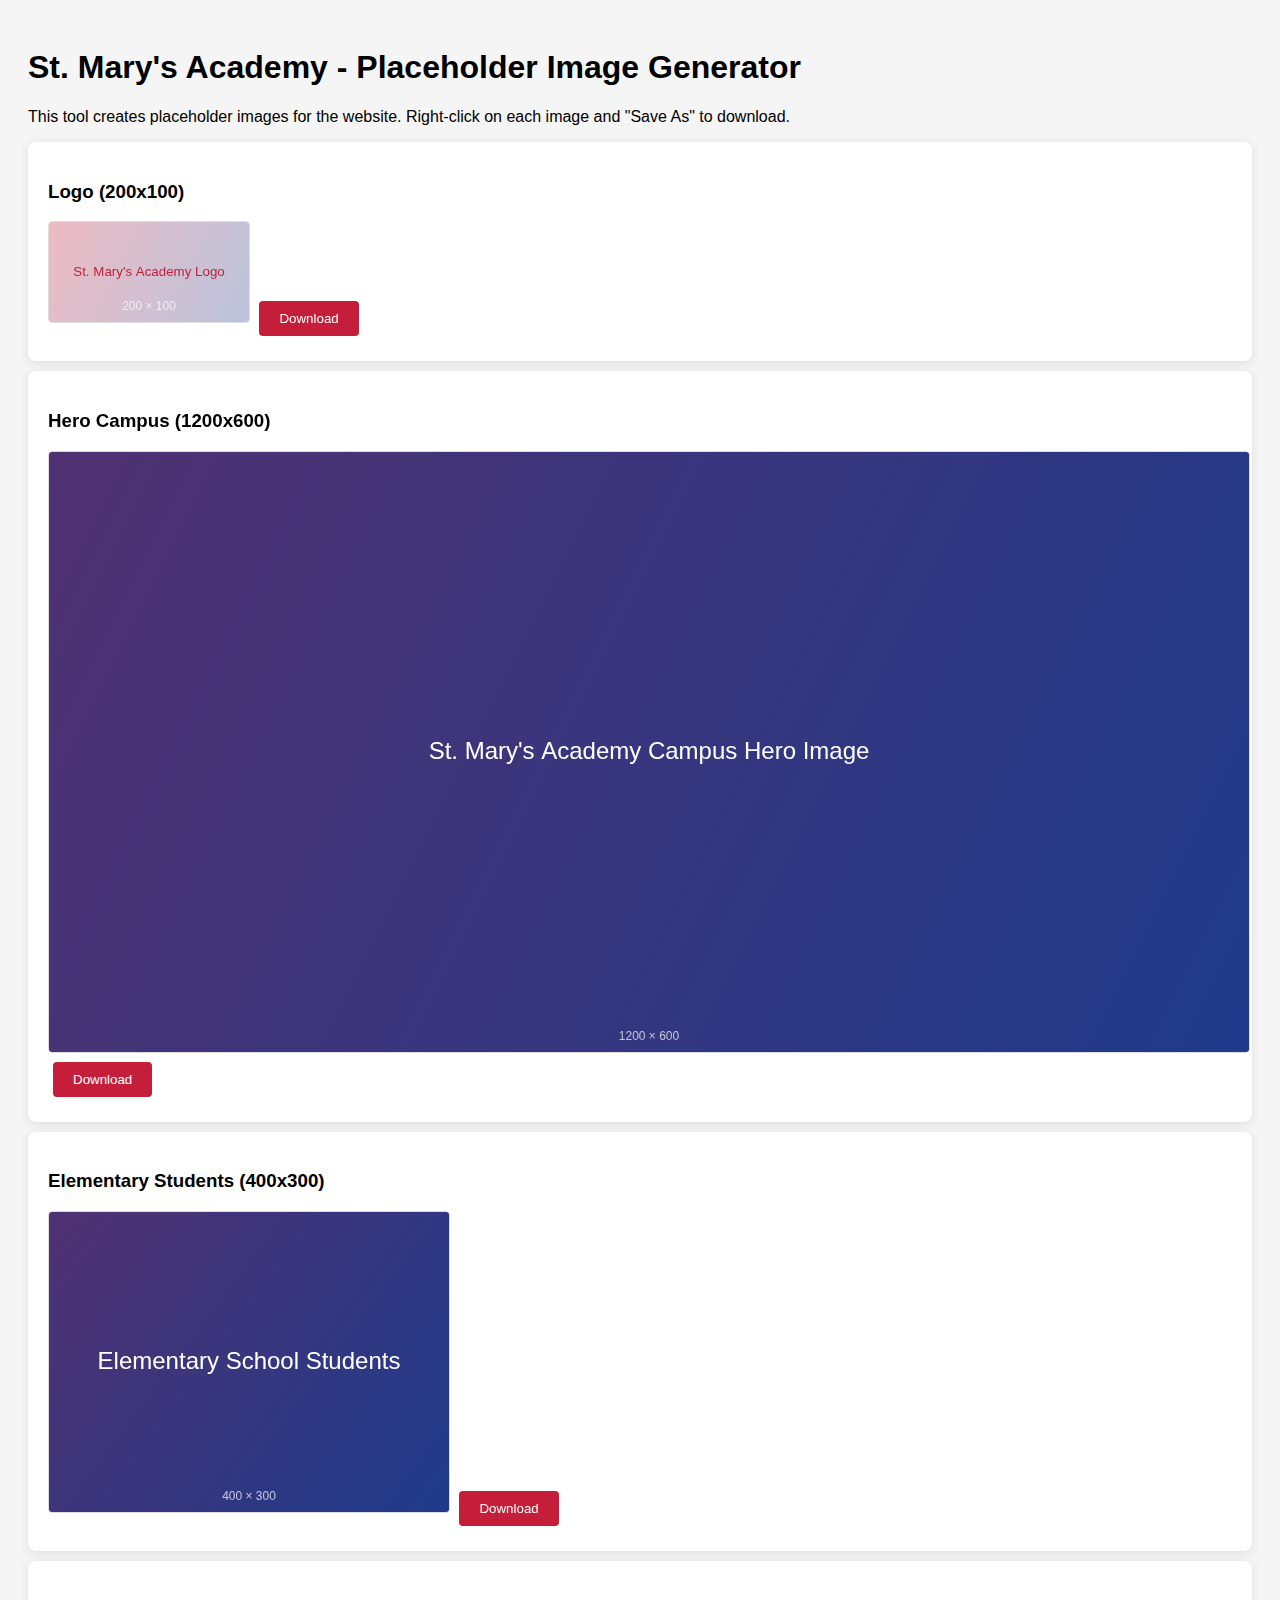
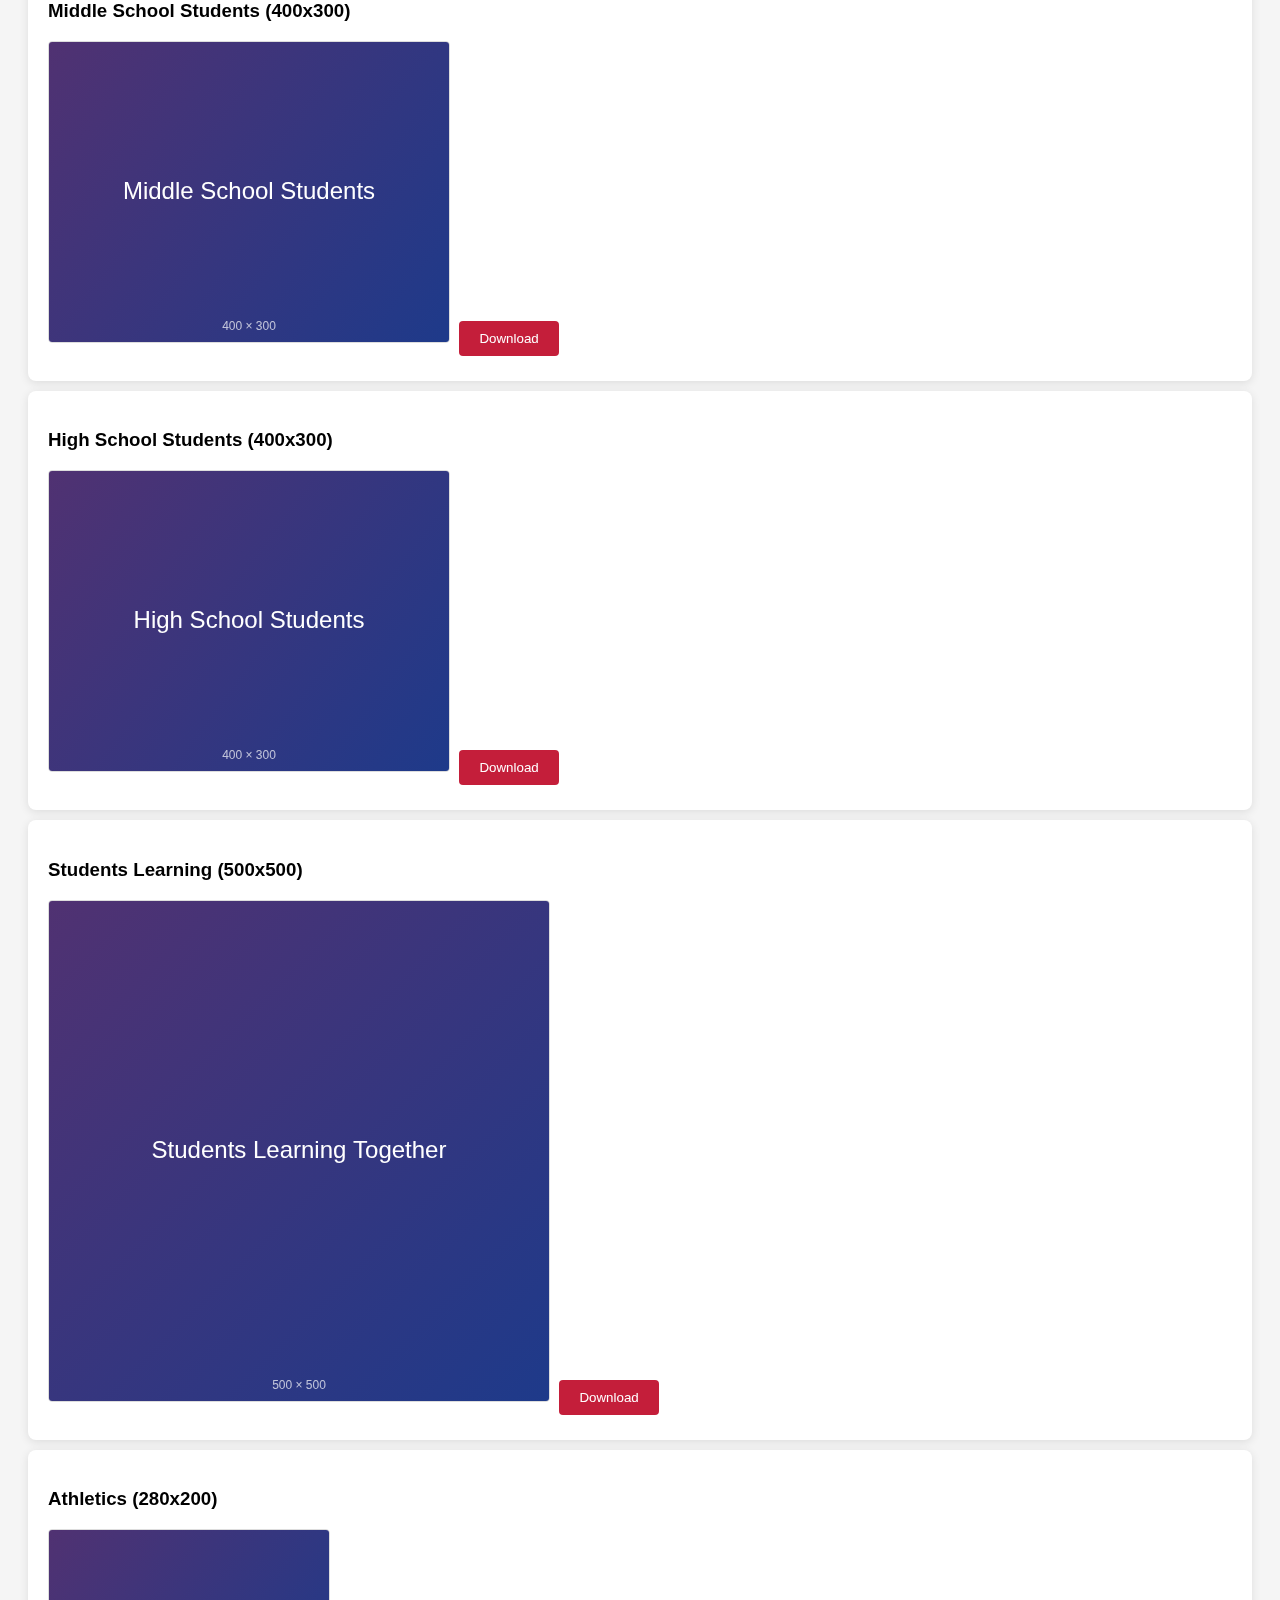
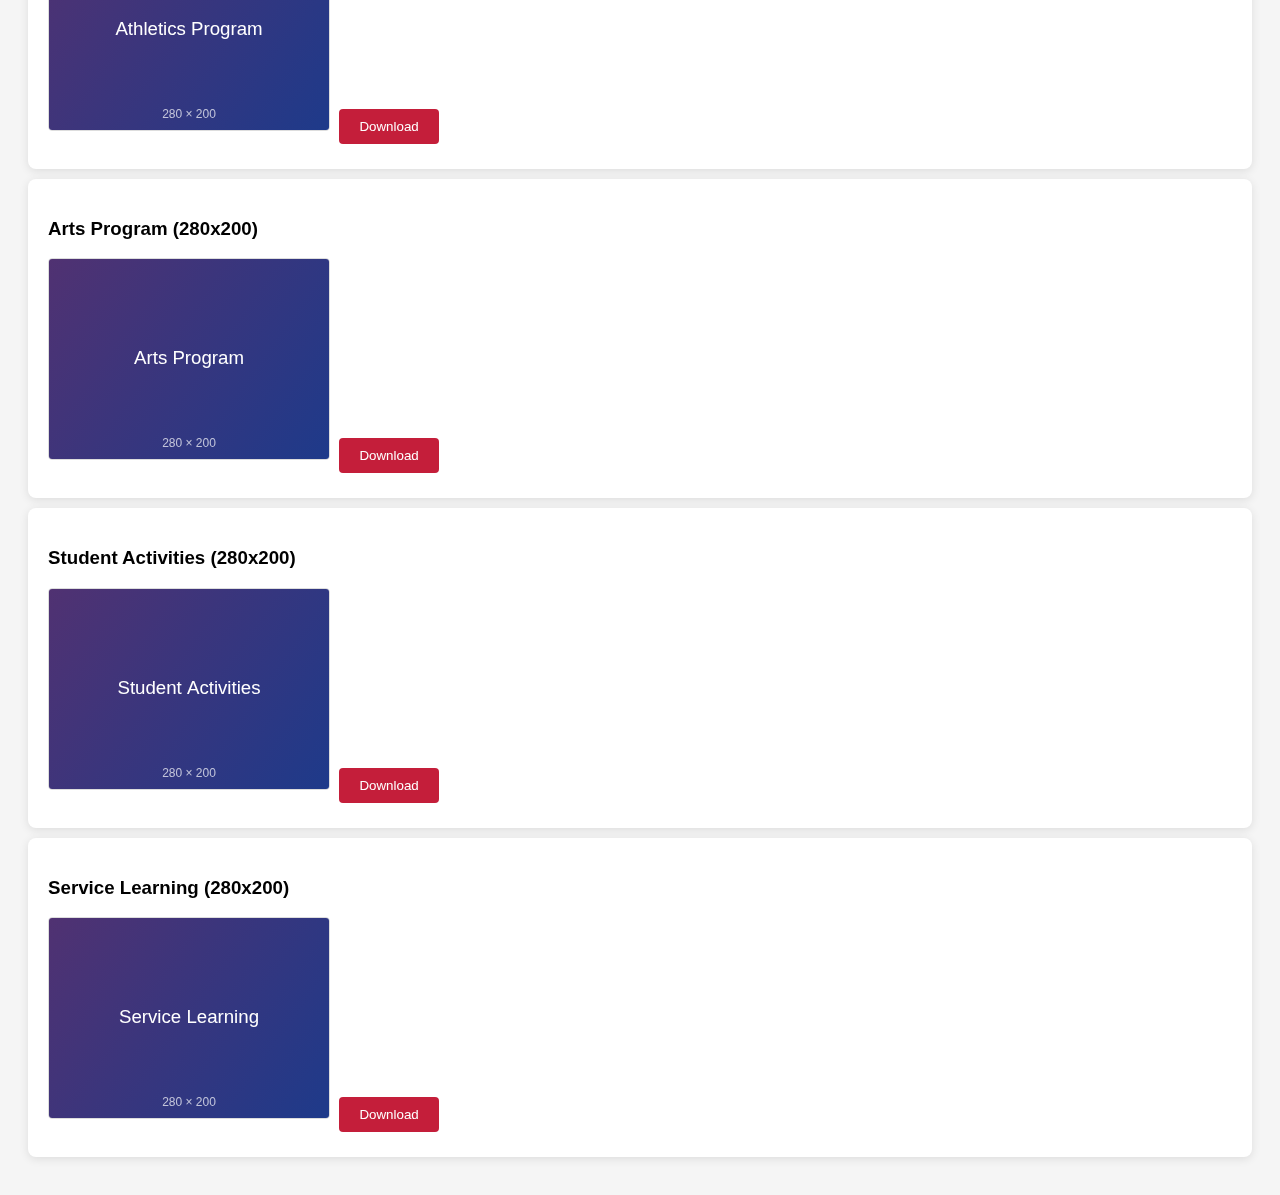
<file: create-placeholders.html>
<!DOCTYPE html>
<html lang="en">
<head>
    <meta charset="UTF-8">
    <meta name="viewport" content="width=device-width, initial-scale=1.0">
    <title>Create Placeholder Images</title>
    <style>
        body {
            font-family: Arial, sans-serif;
            padding: 20px;
            background: #f5f5f5;
        }
        .placeholder {
            margin: 10px 0;
            padding: 20px;
            background: white;
            border-radius: 8px;
            box-shadow: 0 2px 10px rgba(0,0,0,0.1);
        }
        canvas {
            border: 1px solid #ddd;
            border-radius: 4px;
        }
        button {
            background: #C41E3A;
            color: white;
            border: none;
            padding: 10px 20px;
            border-radius: 4px;
            cursor: pointer;
            margin: 5px;
        }
        button:hover {
            background: #991B1B;
        }
    </style>
</head>
<body>
    <h1>St. Mary's Academy - Placeholder Image Generator</h1>
    <p>This tool creates placeholder images for the website. Right-click on each image and "Save As" to download.</p>
    
    <div class="placeholder">
        <h3>Logo (200x100)</h3>
        <canvas id="logo" width="200" height="100"></canvas>
        <button onclick="downloadImage('logo', 'st-marys-logo.png')">Download</button>
    </div>
    
    <div class="placeholder">
        <h3>Hero Campus (1200x600)</h3>
        <canvas id="hero" width="1200" height="600"></canvas>
        <button onclick="downloadImage('hero', 'hero-campus.jpg')">Download</button>
    </div>
    
    <div class="placeholder">
        <h3>Elementary Students (400x300)</h3>
        <canvas id="elementary" width="400" height="300"></canvas>
        <button onclick="downloadImage('elementary', 'elementary-students.jpg')">Download</button>
    </div>
    
    <div class="placeholder">
        <h3>Middle School Students (400x300)</h3>
        <canvas id="middle" width="400" height="300"></canvas>
        <button onclick="downloadImage('middle', 'middle-school-students.jpg')">Download</button>
    </div>
    
    <div class="placeholder">
        <h3>High School Students (400x300)</h3>
        <canvas id="high" width="400" height="300"></canvas>
        <button onclick="downloadImage('high', 'high-school-students.jpg')">Download</button>
    </div>
    
    <div class="placeholder">
        <h3>Students Learning (500x500)</h3>
        <canvas id="learning" width="500" height="500"></canvas>
        <button onclick="downloadImage('learning', 'students-learning.jpg')">Download</button>
    </div>
    
    <div class="placeholder">
        <h3>Athletics (280x200)</h3>
        <canvas id="athletics" width="280" height="200"></canvas>
        <button onclick="downloadImage('athletics', 'athletics.jpg')">Download</button>
    </div>
    
    <div class="placeholder">
        <h3>Arts Program (280x200)</h3>
        <canvas id="arts" width="280" height="200"></canvas>
        <button onclick="downloadImage('arts', 'arts-program.jpg')">Download</button>
    </div>
    
    <div class="placeholder">
        <h3>Student Activities (280x200)</h3>
        <canvas id="activities" width="280" height="200"></canvas>
        <button onclick="downloadImage('activities', 'student-activities.jpg')">Download</button>
    </div>
    
    <div class="placeholder">
        <h3>Service Learning (280x200)</h3>
        <canvas id="service" width="280" height="200"></canvas>
        <button onclick="downloadImage('service', 'service-learning.jpg')">Download</button>
    </div>

    <script>
        // Create placeholder images
        function createPlaceholder(canvasId, text, bgColor = '#1E3A8A', textColor = '#FFFFFF') {
            const canvas = document.getElementById(canvasId);
            const ctx = canvas.getContext('2d');
            
            // Fill background
            ctx.fillStyle = bgColor;
            ctx.fillRect(0, 0, canvas.width, canvas.height);
            
            // Add gradient overlay
            const gradient = ctx.createLinearGradient(0, 0, canvas.width, canvas.height);
            gradient.addColorStop(0, 'rgba(196, 30, 58, 0.3)');
            gradient.addColorStop(1, 'rgba(30, 58, 138, 0.3)');
            ctx.fillStyle = gradient;
            ctx.fillRect(0, 0, canvas.width, canvas.height);
            
            // Add text
            ctx.fillStyle = textColor;
            ctx.font = `${Math.min(canvas.width / 15, 24)}px Arial, sans-serif`;
            ctx.textAlign = 'center';
            ctx.textBaseline = 'middle';
            
            // Split text into lines if too long
            const words = text.split(' ');
            const lines = [];
            let currentLine = words[0];
            
            for (let i = 1; i < words.length; i++) {
                const testLine = currentLine + ' ' + words[i];
                const metrics = ctx.measureText(testLine);
                if (metrics.width > canvas.width - 40) {
                    lines.push(currentLine);
                    currentLine = words[i];
                } else {
                    currentLine = testLine;
                }
            }
            lines.push(currentLine);
            
            // Draw lines
            const lineHeight = parseInt(ctx.font) * 1.2;
            const startY = canvas.height / 2 - (lines.length - 1) * lineHeight / 2;
            
            lines.forEach((line, index) => {
                ctx.fillText(line, canvas.width / 2, startY + index * lineHeight);
            });
            
            // Add dimensions text
            ctx.font = '12px Arial, sans-serif';
            ctx.fillStyle = 'rgba(255, 255, 255, 0.7)';
            ctx.fillText(`${canvas.width} × ${canvas.height}`, canvas.width / 2, canvas.height - 15);
        }
        
        function downloadImage(canvasId, filename) {
            const canvas = document.getElementById(canvasId);
            const link = document.createElement('a');
            link.download = filename;
            link.href = canvas.toDataURL();
            link.click();
        }
        
        // Generate all placeholder images
        createPlaceholder('logo', 'St. Mary\'s Academy Logo', '#FFFFFF', '#C41E3A');
        createPlaceholder('hero', 'St. Mary\'s Academy Campus Hero Image');
        createPlaceholder('elementary', 'Elementary School Students');
        createPlaceholder('middle', 'Middle School Students');
        createPlaceholder('high', 'High School Students');
        createPlaceholder('learning', 'Students Learning Together');
        createPlaceholder('athletics', 'Athletics Program');
        createPlaceholder('arts', 'Arts Program');
        createPlaceholder('activities', 'Student Activities');
        createPlaceholder('service', 'Service Learning');
    </script>
</body>
</html>
</file>
<file: css/style.css>
/* Reset and Base Styles */
* {
    margin: 0;
    padding: 0;
    box-sizing: border-box;
}

:root {
    /* St. Mary's Academy Colors - Red and Blue Theme - More Vibrant */
    --primary-red: #DC143C;
    --primary-blue: #0066FF;
    --light-red: #FF4444;
    --light-blue: #4488FF;
    --dark-red: #B22222;
    --dark-blue: #0044CC;
    
    /* Neutral Colors */
    --white: #FFFFFF;
    --light-gray: #F8FAFC;
    --medium-gray: #64748B;
    --dark-gray: #334155;
    --black: #0F172A;
    
    /* Typography */
    --font-primary: 'Playfair Display', serif;
    --font-secondary: 'Inter', sans-serif;
    
    /* Spacing */
    --spacing-xs: 0.5rem;
    --spacing-sm: 1rem;
    --spacing-md: 1.5rem;
    --spacing-lg: 2rem;
    --spacing-xl: 3rem;
    --spacing-2xl: 4rem;
    
    /* Transitions */
    --transition: all 0.3s ease;
    --transition-fast: all 0.2s ease;
}

body {
    font-family: var(--font-secondary);
    line-height: 1.6;
    color: var(--dark-gray);
    background-color: var(--white);
}

.container {
    max-width: 1440px;
    margin: 0 auto;
    padding: 0 var(--spacing-md);
}

.header-content {
    max-width: 100%;
    width: 100%;
}

/* Typography */
h1, h2, h3, h4, h5, h6 {
    font-family: var(--font-primary);
    font-weight: 600;
    line-height: 1.2;
    margin-bottom: var(--spacing-sm);
}

h1 { font-size: 3rem; }
h2 { font-size: 2.5rem; }
h3 { font-size: 2rem; }
h4 { font-size: 1.5rem; }
h5 { font-size: 1.25rem; }
h6 { font-size: 1rem; }

p {
    margin-bottom: var(--spacing-sm);
}

.lead {
    font-size: 1.25rem;
    font-weight: 400;
    color: var(--medium-gray);
}

/* Buttons */
.btn {
    display: inline-flex;
    align-items: center;
    gap: var(--spacing-xs);
    padding: var(--spacing-sm) var(--spacing-lg);
    border: 2px solid transparent;
    border-radius: 8px;
    font-family: var(--font-secondary);
    font-weight: 600;
    text-decoration: none;
    text-align: center;
    cursor: pointer;
    transition: var(--transition);
    font-size: 1rem;
}

.btn-primary {
    background: linear-gradient(135deg, var(--primary-red), var(--dark-red));
    color: var(--white);
    border-color: var(--primary-red);
}

.btn-primary:hover {
    background: linear-gradient(135deg, var(--dark-red), var(--primary-red));
    transform: translateY(-2px);
    box-shadow: 0 8px 25px rgba(196, 30, 58, 0.3);
}

.btn-outline {
    background: var(--primary-blue);
    color: var(--white);
    border-color: var(--primary-blue);
}

.btn-outline:hover {
    background: var(--white);
    color: var(--primary-blue);
    border-color: var(--primary-blue);
}

.btn-large {
    padding: var(--spacing-md) var(--spacing-xl);
    font-size: 1.125rem;
}

/* Header */
.header {
    background: var(--white);
    box-shadow: 0 2px 20px rgba(0, 0, 0, 0.1);
    position: fixed;
    top: 0;
    left: 0;
    right: 0;
    z-index: 1000;
    min-height: 90px; /* Increased header height */
}

.header-content {
    display: flex;
    align-items: center;
    justify-content: space-between;
    padding: 1.5rem 0; /* Increased vertical padding */
}

.logo {
    display: flex;
    align-items: center;
    gap: var(--spacing-sm);
    min-height: 70px; /* More vertical space for logo */
}

.logo-img {
    height: 50px;
    width: auto;
}

.logo-text h1 {
    font-size: 1.5rem;
    color: var(--primary-red);
    margin: 0;
}

.logo-text span {
    font-size: 0.875rem;
    color: var(--primary-blue);
    font-weight: 500;
}

/* Navigation */
.nav {
    display: flex;
    align-items: center;
    gap: var(--spacing-lg);
}

.nav-menu {
    display: flex;
    list-style: none;
    gap: var(--spacing-lg);
    margin: 0;
}

.nav-item {
    position: relative;
}

.nav-link {
    display: flex;
    align-items: center;
    gap: var(--spacing-xs);
    padding: var(--spacing-sm);
    color: var(--dark-gray);
    text-decoration: none;
    font-weight: 500;
    transition: var(--transition);
    border-radius: 6px;
}

.nav-link:hover {
    color: var(--primary-red);
    background: rgba(196, 30, 58, 0.05);
}

.dropdown-menu {
    position: absolute;
    top: 100%;
    left: 0;
    background: var(--white);
    border-radius: 8px;
    box-shadow: 0 10px 40px rgba(0, 0, 0, 0.15);
    opacity: 0;
    visibility: hidden;
    transform: translateY(-10px);
    transition: var(--transition);
    min-width: 200px;
    z-index: 100;
    list-style: none;
    padding: var(--spacing-sm) 0;
}

.nav-item:hover .dropdown-menu {
    opacity: 1;
    visibility: visible;
    transform: translateY(0);
}

.dropdown-menu li {
    margin: 0;
}

.dropdown-menu a {
    display: block;
    padding: var(--spacing-sm) var(--spacing-md);
    color: var(--dark-gray);
    text-decoration: none;
    transition: var(--transition);
}

.dropdown-menu a:hover {
    background: rgba(30, 58, 138, 0.05);
    color: var(--primary-blue);
}

.header-actions {
    display: flex;
    align-items: center;
    gap: var(--spacing-sm);
}

.mobile-menu-toggle {
    display: none;
    flex-direction: column;
    gap: 4px;
    cursor: pointer;
    padding: var(--spacing-sm);
}

.mobile-menu-toggle span {
    width: 25px;
    height: 3px;
    background: var(--dark-gray);
    border-radius: 2px;
    transition: var(--transition);
}

/* Hero Section */
.hero {
    position: relative;
    height: 70vh;
    display: flex;
    align-items: center;
    overflow: hidden;
    margin-top: 80px;
}

.hero-background {
    position: absolute;
    top: 0;
    left: 0;
    width: 100%;
    height: 100%;
    z-index: -2;
}

.hero-image {
    width: 100%;
    height: 100%;
    object-fit: cover;
}

.hero-overlay {
    position: absolute;
    top: 0;
    left: 0;
    width: 100%;
    height: 100%;
    background: linear-gradient(135deg, rgba(220, 20, 60, 0.85), rgba(0, 102, 255, 0.75));
    z-index: -1;
}

.hero-content {
    text-align: center;
    color: var(--white);
    max-width: 800px;
    margin: 0 auto;
}

.hero-title {
    font-size: 4rem;
    font-weight: 700;
    margin-bottom: var(--spacing-md);
    text-shadow: 2px 2px 4px rgba(0, 0, 0, 0.3);
}

.hero-subtitle {
    display: block;
    font-size: 2rem;
    font-weight: 400;
    margin-top: var(--spacing-sm);
    opacity: 0.9;
}

.hero-description {
    font-size: 1.25rem;
    margin-bottom: var(--spacing-xl);
    opacity: 0.95;
    line-height: 1.7;
}

.hero-actions {
    display: flex;
    gap: var(--spacing-md);
    justify-content: center;
    flex-wrap: wrap;
}

/* Stats Section */
.stats {
    padding: var(--spacing-2xl) 0;
    background: var(--light-gray);
}

.stats-grid {
    display: grid;
    grid-template-columns: repeat(auto-fit, minmax(200px, 1fr));
    gap: var(--spacing-xl);
    text-align: center;
}

.stat-item {
    padding: var(--spacing-lg);
}

.stat-number {
    font-size: 3rem;
    font-weight: 700;
    color: var(--primary-red);
    font-family: var(--font-primary);
    margin-bottom: var(--spacing-xs);
}

.stat-currency, .stat-metric {
    font-family: 'Inter', Arial, sans-serif !important;
    font-size: 0.85em;
    vertical-align: super;
}

.stat-label {
    font-size: 1.125rem;
    color: var(--medium-gray);
    font-weight: 500;
}

/* Section Headers */
.section-header {
    text-align: center;
    margin-bottom: var(--spacing-2xl);
    max-width: 700px;
    margin-left: auto;
    margin-right: auto;
}

.section-title {
    color: var(--primary-blue);
    margin-bottom: var(--spacing-md);
    position: relative;
}

.section-title::after {
    content: '';
    position: absolute;
    bottom: -10px;
    left: 50%;
    transform: translateX(-50%);
    width: 60px;
    height: 3px;
    background: linear-gradient(90deg, var(--primary-red), var(--primary-blue));
    border-radius: 2px;
}

.section-description {
    font-size: 1.125rem;
    color: var(--medium-gray);
    line-height: 1.7;
}

/* Academics Section */
.academics {
    padding: var(--spacing-2xl) 0;
}

.academics-grid {
    display: grid;
    gap: var(--spacing-2xl);
}

.academic-level {
    display: grid;
    grid-template-columns: 1fr 1fr;
    gap: var(--spacing-xl);
    align-items: center;
    padding: var(--spacing-xl);
    border-radius: 0;
    background: var(--white);
    box-shadow: 0 5px 30px rgba(0, 0, 0, 0.08);
    transition: var(--transition);
}

.academic-level:hover {
    transform: translateY(-5px);
    box-shadow: 0 15px 50px rgba(0, 0, 0, 0.15);
}

.academic-level:nth-child(even) {
    direction: rtl;
}

.academic-level:nth-child(even) .level-content {
    direction: ltr;
}

.level-image {
    border-radius: 0;
    overflow: hidden;
}

.level-image img {
    width: 100%;
    height: 300px;
    object-fit: cover;
    transition: var(--transition);
}

.academic-level:hover .level-image img {
    transform: scale(1.05);
}

.level-content h3 {
    color: var(--primary-blue);
    margin-bottom: var(--spacing-xs);
}

.level-grades {
    color: var(--primary-red);
    font-weight: 600;
    margin-bottom: var(--spacing-sm);
}

.level-features {
    list-style: none;
    margin: var(--spacing-md) 0;
}

.level-features li {
    padding: var(--spacing-xs) 0;
    position: relative;
    padding-left: var(--spacing-md);
}

/* Remove checkmark from old .level-features */
.level-features li::before {
    content: none;
}

/* Why Choose Section */
.why-choose {
    padding: var(--spacing-2xl) 0;
    background: var(--light-gray);
}

.why-choose-content {
    display: grid;
    grid-template-columns: 1fr 1fr;
    gap: var(--spacing-2xl);
    align-items: center;
}

.why-choose-text h2 {
    color: var(--primary-blue);
    margin-bottom: var(--spacing-md);
}

.features-list {
    display: grid;
    gap: var(--spacing-lg);
    margin-top: var(--spacing-xl);
}

.feature-item {
    display: flex;
    gap: var(--spacing-md);
    align-items: flex-start;
}

.feature-icon {
    width: 60px;
    height: 60px;
    border-radius: 50%;
    background: linear-gradient(135deg, var(--primary-red), var(--primary-blue));
    display: flex;
    align-items: center;
    justify-content: center;
    color: var(--white);
    font-size: 1.5rem;
    flex-shrink: 0;
}

.feature-content h4 {
    color: var(--primary-blue);
    margin-bottom: var(--spacing-xs);
}

.why-choose-image {
    border-radius: 0;
    overflow: hidden;
}

.why-choose-image img {
    width: 100%;
    height: 500px;
    object-fit: cover;
}

/* Campus Life Section */
.campus-life {
    padding: var(--spacing-2xl) 0;
}

.campus-life-grid {
    display: grid;
    grid-template-columns: repeat(4, 1fr);
    gap: var(--spacing-xl);
}

.campus-item {
    background: var(--white);
    border-radius: 0;
    overflow: hidden;
    box-shadow: 0 5px 30px rgba(0, 0, 0, 0.08);
    transition: var(--transition);
    opacity: 0;
    transform: translateY(50px);
}

.campus-item.animate-in {
    opacity: 1;
    transform: translateY(0);
}

.campus-item:hover {
    transform: translateY(-5px);
    box-shadow: 0 15px 50px rgba(0, 0, 0, 0.15);
}

.campus-image {
    height: 200px;
    overflow: hidden;
}

.campus-image img {
    width: 100%;
    height: 100%;
    object-fit: cover;
    transition: var(--transition);
}

.campus-item:hover .campus-image img {
    transform: scale(1.1);
}

/* Custom zoom for Arts Program image */
.campus-item .campus-image img[alt="Arts Program"] {
    transform: scale(1.15);
    transition: var(--transition);
}

.campus-item:hover .campus-image img[alt="Arts Program"] {
    transform: scale(1.28);
}

.campus-content {
    padding: var(--spacing-lg);
}

.campus-content h3 {
    color: var(--primary-blue);
    margin-bottom: var(--spacing-sm);
}

.learn-more {
    display: inline-flex;
    align-items: center;
    gap: var(--spacing-xs);
    color: var(--primary-red);
    text-decoration: none;
    font-weight: 600;
    margin-top: var(--spacing-sm);
    transition: var(--transition);
}

.learn-more:hover {
    gap: var(--spacing-sm);
}

/* CTA Section */
.cta {
    padding: var(--spacing-2xl) 0;
    background: linear-gradient(135deg, var(--primary-blue), var(--primary-red));
    color: var(--white);
    text-align: center;
}

.cta-content h2 {
    color: var(--white);
    margin-bottom: var(--spacing-md);
}

.cta-content p {
    font-size: 1.25rem;
    margin-bottom: var(--spacing-xl);
    opacity: 0.9;
}

.cta-actions {
    display: flex;
    gap: var(--spacing-md);
    justify-content: center;
    flex-wrap: wrap;
}

.cta .btn-primary {
    background: var(--white);
    color: var(--primary-blue);
    border-color: var(--white);
}

.cta .btn-primary:hover {
    background: var(--light-gray);
    transform: translateY(-2px);
}

.cta .btn-outline {
    border-color: var(--white);
    color: var(--white);
}

.cta .btn-outline:hover {
    background: var(--white);
    color: var(--primary-blue);
}

/* Footer */
.footer {
    background: var(--dark-gray);
    color: var(--white);
    padding: var(--spacing-2xl) 0 var(--spacing-lg);
}

.footer-content {
    display: grid;
    grid-template-columns: repeat(auto-fit, minmax(250px, 1fr));
    gap: var(--spacing-xl);
    margin-bottom: var(--spacing-xl);
}

.footer-section h4 {
    color: var(--primary-red);
    margin-bottom: var(--spacing-md);
}

.footer-logo {
    display: flex;
    align-items: center;
    gap: var(--spacing-sm);
    margin-bottom: 0.5rem;
    flex-direction: row;
}

.footer-logo-text {
    display: flex;
    flex-direction: column;
    justify-content: center;
    min-width: 120px;
}

.footer-logo img {
    height: 40px;
}

.footer-logo h3 {
    display: block;
    white-space: normal;
    line-height: 1.1;
}

.footer-description {
    opacity: 0.8;
    line-height: 1.7;
}

.footer-links {
    list-style: none;
}

.footer-links li {
    margin-bottom: var(--spacing-xs);
}

.footer-links a {
    color: rgba(255, 255, 255, 0.8);
    text-decoration: none;
    transition: var(--transition);
}

.footer-links a:hover {
    color: var(--primary-red);
}

.contact-info p {
    display: flex;
    align-items: center;
    gap: var(--spacing-sm);
    margin-bottom: var(--spacing-sm);
    opacity: 0.8;
}

.social-links {
    display: flex;
    gap: var(--spacing-sm);
    margin-top: var(--spacing-md);
}

.social-links a {
    width: 40px;
    height: 40px;
    border-radius: 50%;
    background: rgba(255, 255, 255, 0.1);
    display: flex;
    align-items: center;
    justify-content: center;
    color: var(--white);
    text-decoration: none;
    transition: var(--transition);
}

.social-links a:hover {
    background: var(--primary-red);
    transform: translateY(-2px);
}

.footer-bottom {
    border-top: 1px solid rgba(255, 255, 255, 0.1);
    padding-top: var(--spacing-lg);
    display: flex;
    justify-content: space-between;
    align-items: center;
    flex-wrap: wrap;
    gap: var(--spacing-md);
}

.footer-bottom-links {
    display: flex;
    gap: var(--spacing-lg);
}

.footer-bottom-links a {
    color: rgba(255, 255, 255, 0.6);
    text-decoration: none;
    transition: var(--transition);
}

.footer-bottom-links a:hover {
    color: var(--primary-red);
}

/* Responsive Design */
@media (max-width: 1024px) {
    .hero-title {
        font-size: 3rem;
    }
    
    .hero-subtitle {
        font-size: 1.5rem;
    }
    
    .academic-level {
        grid-template-columns: 1fr;
        text-align: center;
    }
    
    .academic-level:nth-child(even) {
        direction: ltr;
    }
    
    .why-choose-content {
        grid-template-columns: 1fr;
        gap: var(--spacing-xl);
    }
}

@media (max-width: 768px) {
    .nav {
        display: none;
    }
    
    .mobile-menu-toggle {
        display: flex;
    }
    
    .hero {
        height: 80vh;
        margin-top: 70px;
    }
    
    .hero-title {
        font-size: 2.5rem;
    }
    
    .hero-subtitle {
        font-size: 1.25rem;
    }
    
    .hero-actions {
        flex-direction: column;
        align-items: center;
    }
    
    .stats-grid {
        grid-template-columns: repeat(2, 1fr);
        gap: var(--spacing-lg);
    }
    
    .campus-life-grid {
        grid-template-columns: repeat(2, 1fr);
    }
    
    .cta-actions {
        flex-direction: column;
        align-items: center;
    }
    
    .footer-bottom {
        flex-direction: column;
        text-align: center;
    }
}

@media (max-width: 480px) {
    .container {
        padding: 0 var(--spacing-sm);
    }
    
    .hero-title {
        font-size: 2rem;
    }
    
    .stats-grid {
        grid-template-columns: 1fr;
    }
    
    .stat-number {
        font-size: 2.5rem;
    }
    
    .campus-life-grid {
        grid-template-columns: 1fr;
    }
    
    h1 { font-size: 2rem; }
    h2 { font-size: 1.75rem; }
    h3 { font-size: 1.5rem; }
}

/* Mobile Menu Enhancements */
@media (max-width: 768px) {
    .nav {
        position: fixed;
        top: 80px;
        left: 0;
        width: 100%;
        height: calc(100vh - 80px);
        background: var(--white);
        flex-direction: column;
        justify-content: flex-start;
        align-items: stretch;
        padding: var(--spacing-lg);
        transform: translateX(-100%);
        transition: transform 0.3s ease;
        box-shadow: 0 5px 20px rgba(0, 0, 0, 0.1);
        z-index: 999;
        overflow-y: auto;
    }
    
    .nav.nav-open {
        transform: translateX(0);
    }
    
    .nav-menu {
        flex-direction: column;
        gap: 0;
        width: 100%;
    }
    
    .nav-item {
        width: 100%;
        border-bottom: 1px solid rgba(0, 0, 0, 0.1);
    }
    
    .nav-link {
        padding: var(--spacing-md);
        justify-content: space-between;
        width: 100%;
        font-size: 1.125rem;
    }
    
    .dropdown-menu {
        position: static;
        opacity: 1;
        visibility: visible;
        transform: none;
        box-shadow: none;
        background: var(--light-gray);
        margin-top: 0;
        max-height: 0;
        overflow: hidden;
        transition: max-height 0.3s ease;
    }
    
    .nav-item:hover .dropdown-menu,
    .nav-item.active .dropdown-menu {
        max-height: 300px;
    }
    
    .dropdown-menu a {
        padding: var(--spacing-sm) var(--spacing-lg);
        font-size: 1rem;
    }
    
    .header-actions {
        flex-direction: column;
        gap: var(--spacing-sm);
        margin-top: var(--spacing-lg);
        width: 100%;
    }
    
    .header-actions .btn {
        width: 100%;
        justify-content: center;
    }
    
    .mobile-menu-toggle.active span:nth-child(1) {
        transform: rotate(45deg) translate(5px, 5px);
    }
    
    .mobile-menu-toggle.active span:nth-child(2) {
        opacity: 0;
    }
    
    .mobile-menu-toggle.active span:nth-child(3) {
        transform: rotate(-45deg) translate(7px, -6px);
    }
    
    body.menu-open {
        overflow: hidden;
    }
}

/* Header Scroll Effects */
.header-scrolled {
    background: rgba(255, 255, 255, 0.95);
    backdrop-filter: blur(10px);
}

.header-hidden {
    transform: translateY(-100%);
}

/* Animation Classes */
.animate-in {
    animation: slideInUp 0.6s ease forwards;
}

.campus-item.animate-in {
    animation: slideInUp 0.8s cubic-bezier(0.25, 0.46, 0.45, 0.94) forwards;
}

@keyframes slideInUp {
    from {
        opacity: 0;
        transform: translateY(50px);
    }
    to {
        opacity: 1;
        transform: translateY(0);
    }
}

/* Loading States */
.btn.loading {
    position: relative;
    color: transparent;
}

.btn.loading::after {
    content: '';
    position: absolute;
    top: 50%;
    left: 50%;
    transform: translate(-50%, -50%);
    width: 20px;
    height: 20px;
    border: 2px solid currentColor;
    border-top-color: transparent;
    border-radius: 50%;
    animation: spin 1s linear infinite;
}

@keyframes spin {
    to {
        transform: translate(-50%, -50%) rotate(360deg);
    }
}

/* Focus Styles for Accessibility */
.btn:focus,
.nav-link:focus,
input:focus,
textarea:focus {
    outline: 2px solid var(--primary-blue);
    outline-offset: 2px;
}

/* Skip Link */
.skip-link {
    position: absolute;
    top: -40px;
    left: 6px;
    background: var(--primary-blue);
    color: var(--white);
    padding: 8px;
    text-decoration: none;
    border-radius: 4px;
    z-index: 1001;
    transition: top 0.3s;
}

.skip-link:focus {
    top: 6px;
}

/* Print Styles */
@media print {
    .header,
    .footer,
    .mobile-menu-toggle,
    .btn {
        display: none !important;
    }
    
    .hero {
        margin-top: 0;
        height: auto;
        page-break-after: always;
    }
    
    .hero-background {
        display: none;
    }
    
    .hero-content {
        color: var(--black) !important;
    }
    
    body {
        font-size: 12pt;
        line-height: 1.4;
    }
    
    h1, h2, h3, h4, h5, h6 {
        page-break-after: avoid;
    }
}

/* Academics Section - Teacher Friendly Blocks */
.academics-grid.teacher-friendly .teacher-block {
    border-radius: 18px;
    box-shadow: 0 8px 32px rgba(0,0,0,0.10);
    color: #fff;
    margin-bottom: 1.5rem;
    border: none;
}
.academics-grid.teacher-friendly .teacher-block .btn-outline {
    border-color: #fff;
    color: #fff;
}
.academics-grid.teacher-friendly .teacher-block .btn-outline:hover {
    background: rgba(255,255,255,0.15);
    color: #fff;
}
.academics-grid.teacher-friendly .level-features-alt {
    margin: 1rem 0 1.5rem 0;
    font-size: 1.1rem;
    line-height: 1.7;
}
.academics-grid.teacher-friendly .level-features-alt strong {
    font-size: 1.3em;
    color: #fff;
    margin-right: 0.5em;
}

.footer-brand-top {
    display: block;
    color: var(--primary-red);
    font-family: var(--font-primary);
    font-size: 1.5rem;
    line-height: 1.1;
    margin: 0;
    white-space: nowrap;
}

.footer-brand-bottom {
    display: block;
    color: var(--primary-red);
    font-family: var(--font-primary);
    font-size: 1.5rem;
    line-height: 1.1;
    margin: 0;
}
</file>
<file: content/css/style.css>
/* Reset and Base Styles */
* {
    margin: 0;
    padding: 0;
    box-sizing: border-box;
}

:root {
    /* St. Mary's Academy Colors - Red and Blue Theme - More Vibrant */
    --primary-red: #DC143C;
    --primary-blue: #0066FF;
    --light-red: #FF4444;
    --light-blue: #4488FF;
    --dark-red: #B22222;
    --dark-blue: #0044CC;
    
    /* Neutral Colors */
    --white: #FFFFFF;
    --light-gray: #F8FAFC;
    --medium-gray: #64748B;
    --dark-gray: #334155;
    --black: #0F172A;
    
    /* Typography */
    --font-primary: 'Playfair Display', serif;
    --font-secondary: 'Inter', sans-serif;
    
    /* Spacing */
    --spacing-xs: 0.5rem;
    --spacing-sm: 1rem;
    --spacing-md: 1.5rem;
    --spacing-lg: 2rem;
    --spacing-xl: 3rem;
    --spacing-2xl: 4rem;
    
    /* Transitions */
    --transition: all 0.3s ease;
    --transition-fast: all 0.2s ease;
}

body {
    font-family: var(--font-secondary);
    line-height: 1.6;
    color: var(--dark-gray);
    background-color: var(--white);
}

.container {
    max-width: 1200px;
    margin: 0 auto;
    padding: 0 var(--spacing-md);
}

/* Typography */
h1, h2, h3, h4, h5, h6 {
    font-family: var(--font-primary);
    font-weight: 600;
    line-height: 1.2;
    margin-bottom: var(--spacing-sm);
}

h1 { font-size: 3rem; }
h2 { font-size: 2.5rem; }
h3 { font-size: 2rem; }
h4 { font-size: 1.5rem; }
h5 { font-size: 1.25rem; }
h6 { font-size: 1rem; }

p {
    margin-bottom: var(--spacing-sm);
}

.lead {
    font-size: 1.25rem;
    font-weight: 400;
    color: var(--medium-gray);
}

/* Buttons */
.btn {
    display: inline-flex;
    align-items: center;
    gap: var(--spacing-xs);
    padding: var(--spacing-sm) var(--spacing-lg);
    border: 2px solid transparent;
    border-radius: 8px;
    font-family: var(--font-secondary);
    font-weight: 600;
    text-decoration: none;
    text-align: center;
    cursor: pointer;
    transition: var(--transition);
    font-size: 1rem;
}

.btn-primary {
    background: linear-gradient(135deg, var(--primary-red), var(--dark-red));
    color: var(--white);
    border-color: var(--primary-red);
}

.btn-primary:hover {
    background: linear-gradient(135deg, var(--dark-red), var(--primary-red));
    transform: translateY(-2px);
    box-shadow: 0 8px 25px rgba(196, 30, 58, 0.3);
}

.btn-outline {
    background: transparent;
    color: var(--primary-blue);
    border-color: var(--primary-blue);
}

.btn-outline:hover {
    background: var(--primary-blue);
    color: var(--white);
    transform: translateY(-2px);
    box-shadow: 0 8px 25px rgba(30, 58, 138, 0.3);
}

.btn-large {
    padding: var(--spacing-md) var(--spacing-xl);
    font-size: 1.125rem;
}

/* Header */
.header {
    background: var(--white);
    box-shadow: 0 2px 20px rgba(0, 0, 0, 0.1);
    position: fixed;
    top: 0;
    left: 0;
    right: 0;
    z-index: 1000;
}

.header-content {
    display: flex;
    align-items: center;
    justify-content: space-between;
    padding: var(--spacing-sm) 0;
}

.logo {
    display: flex;
    align-items: center;
    gap: var(--spacing-sm);
}

.logo-img {
    height: 50px;
    width: auto;
}

.logo-text h1 {
    font-size: 1.5rem;
    color: var(--primary-red);
    margin: 0;
}

.logo-text span {
    font-size: 0.875rem;
    color: var(--primary-blue);
    font-weight: 500;
}

/* Navigation */
.nav {
    display: flex;
    align-items: center;
    gap: var(--spacing-lg);
}

.nav-menu {
    display: flex;
    list-style: none;
    gap: var(--spacing-lg);
    margin: 0;
}

.nav-item {
    position: relative;
}

.nav-link {
    display: flex;
    align-items: center;
    gap: var(--spacing-xs);
    padding: var(--spacing-sm);
    color: var(--dark-gray);
    text-decoration: none;
    font-weight: 500;
    transition: var(--transition);
    border-radius: 6px;
}

.nav-link:hover {
    color: var(--primary-red);
    background: rgba(196, 30, 58, 0.05);
}

.dropdown-menu {
    position: absolute;
    top: 100%;
    left: 0;
    background: var(--white);
    border-radius: 8px;
    box-shadow: 0 10px 40px rgba(0, 0, 0, 0.15);
    opacity: 0;
    visibility: hidden;
    transform: translateY(-10px);
    transition: var(--transition);
    min-width: 200px;
    z-index: 100;
    list-style: none;
    padding: var(--spacing-sm) 0;
}

.nav-item:hover .dropdown-menu {
    opacity: 1;
    visibility: visible;
    transform: translateY(0);
}

.dropdown-menu li {
    margin: 0;
}

.dropdown-menu a {
    display: block;
    padding: var(--spacing-sm) var(--spacing-md);
    color: var(--dark-gray);
    text-decoration: none;
    transition: var(--transition);
}

.dropdown-menu a:hover {
    background: rgba(30, 58, 138, 0.05);
    color: var(--primary-blue);
}

.header-actions {
    display: flex;
    align-items: center;
    gap: var(--spacing-sm);
}

.mobile-menu-toggle {
    display: none;
    flex-direction: column;
    gap: 4px;
    cursor: pointer;
    padding: var(--spacing-sm);
}

.mobile-menu-toggle span {
    width: 25px;
    height: 3px;
    background: var(--dark-gray);
    border-radius: 2px;
    transition: var(--transition);
}

/* Hero Section */
.hero {
    position: relative;
    height: 100vh;
    display: flex;
    align-items: center;
    overflow: hidden;
    margin-top: 80px;
    background: linear-gradient(135deg, var(--primary-red), var(--primary-blue));
}

.hero-content {
    text-align: center;
    color: var(--white);
    max-width: 800px;
    margin: 0 auto;
}

.hero-title {
    font-size: 4rem;
    font-weight: 700;
    margin-bottom: var(--spacing-md);
    text-shadow: 2px 2px 4px rgba(0, 0, 0, 0.3);
}

.hero-subtitle {
    display: block;
    font-size: 2rem;
    font-weight: 400;
    margin-top: var(--spacing-sm);
    opacity: 0.9;
}

.hero-description {
    font-size: 1.25rem;
    margin-bottom: var(--spacing-xl);
    opacity: 0.95;
    line-height: 1.7;
}

.hero-actions {
    display: flex;
    gap: var(--spacing-md);
    justify-content: center;
    flex-wrap: wrap;
}

/* Stats Section */
.stats {
    padding: var(--spacing-2xl) 0;
    background: linear-gradient(135deg, rgba(0, 102, 255, 0.05), rgba(220, 20, 60, 0.05));
}

.stats-grid {
    display: grid;
    grid-template-columns: repeat(auto-fit, minmax(200px, 1fr));
    gap: var(--spacing-xl);
    text-align: center;
}

.stat-item {
    padding: var(--spacing-lg);
}

.stat-number {
    font-size: 3rem;
    font-weight: 700;
    color: var(--primary-red);
    font-family: var(--font-primary);
    margin-bottom: var(--spacing-xs);
}

.stat-label {
    font-size: 1.125rem;
    color: var(--medium-gray);
    font-weight: 500;
}

/* Section Headers */
.section-header {
    text-align: center;
    margin-bottom: var(--spacing-2xl);
    max-width: 700px;
    margin-left: auto;
    margin-right: auto;
}

.section-title {
    color: var(--primary-blue);
    margin-bottom: var(--spacing-md);
    position: relative;
}

.section-title::after {
    content: '';
    position: absolute;
    bottom: -10px;
    left: 50%;
    transform: translateX(-50%);
    width: 60px;
    height: 3px;
    background: linear-gradient(90deg, var(--primary-red), var(--primary-blue));
    border-radius: 2px;
}

.section-description {
    font-size: 1.125rem;
    color: var(--medium-gray);
    line-height: 1.7;
}

/* Academics Section */
.academics {
    padding: var(--spacing-2xl) 0;
    background: linear-gradient(45deg, rgba(220, 20, 60, 0.03), rgba(0, 102, 255, 0.03));
}

.academics-grid {
    display: grid;
    gap: var(--spacing-2xl);
}

.academic-level {
    display: grid;
    grid-template-columns: 1fr 1fr;
    gap: var(--spacing-xl);
    align-items: center;
    padding: var(--spacing-xl);
    border-radius: 0;
    background: var(--white);
    box-shadow: 0 5px 30px rgba(0, 0, 0, 0.08);
    transition: var(--transition);
}

.academic-level:hover {
    transform: translateY(-5px);
    box-shadow: 0 15px 50px rgba(0, 0, 0, 0.15);
}

.academic-level:nth-child(even) {
    direction: rtl;
}

.academic-level:nth-child(even) .level-content {
    direction: ltr;
}

.level-image {
    border-radius: 0;
    overflow: hidden;
}

.level-image img {
    width: 100%;
    height: 300px;
    object-fit: cover;
    transition: var(--transition);
}

.academic-level:hover .level-image img {
    transform: scale(1.05);
}

.level-content h3 {
    color: var(--primary-blue);
    margin-bottom: var(--spacing-xs);
}

.level-grades {
    color: var(--primary-red);
    font-weight: 600;
    margin-bottom: var(--spacing-sm);
}

.level-features {
    list-style: none;
    margin: var(--spacing-md) 0;
}

.level-features li {
    padding: var(--spacing-xs) 0;
    position: relative;
    padding-left: var(--spacing-md);
}

.level-features li::before {
    content: '✓';
    position: absolute;
    left: 0;
    color: var(--primary-red);
    font-weight: bold;
}

/* Why Choose Section */
.why-choose {
    padding: var(--spacing-2xl) 0;
    background: linear-gradient(135deg, rgba(0, 102, 255, 0.08), rgba(220, 20, 60, 0.08));
}

.why-choose-content {
    display: grid;
    grid-template-columns: 1fr 1fr;
    gap: var(--spacing-2xl);
    align-items: center;
}

.why-choose-text h2 {
    color: var(--primary-blue);
    margin-bottom: var(--spacing-md);
}

.features-list {
    display: grid;
    gap: var(--spacing-lg);
    margin-top: var(--spacing-xl);
}

.feature-item {
    display: flex;
    gap: var(--spacing-md);
    align-items: flex-start;
}

.feature-icon {
    width: 60px;
    height: 60px;
    border-radius: 50%;
    background: linear-gradient(135deg, var(--primary-red), var(--primary-blue));
    display: flex;
    align-items: center;
    justify-content: center;
    color: var(--white);
    font-size: 1.5rem;
    flex-shrink: 0;
}

.feature-content h4 {
    color: var(--primary-blue);
    margin-bottom: var(--spacing-xs);
}

.why-choose-image {
    border-radius: 0;
    overflow: hidden;
}

.why-choose-image img {
    width: 100%;
    height: 500px;
    object-fit: cover;
}

/* Campus Life Section */
.campus-life {
    padding: var(--spacing-2xl) 0;
    background: linear-gradient(45deg, rgba(220, 20, 60, 0.04), rgba(0, 102, 255, 0.04));
}

.campus-life-grid {
    display: grid;
    grid-template-columns: repeat(4, 1fr);
    gap: var(--spacing-xl);
}

.campus-item {
    background: var(--white);
    border-radius: 0;
    overflow: hidden;
    box-shadow: 0 5px 30px rgba(0, 0, 0, 0.08);
    transition: var(--transition);
    opacity: 0;
    transform: translateY(50px);
}

.campus-item.animate-in {
    opacity: 1;
    transform: translateY(0);
}

.campus-item:hover {
    transform: translateY(-5px);
    box-shadow: 0 15px 50px rgba(0, 0, 0, 0.15);
}

.campus-image {
    height: 200px;
    overflow: hidden;
}

.campus-image img {
    width: 100%;
    height: 100%;
    object-fit: cover;
    transition: var(--transition);
}

.campus-item:hover .campus-image img {
    transform: scale(1.1);
}

.campus-content {
    padding: var(--spacing-lg);
}

.campus-content h3 {
    color: var(--primary-blue);
    margin-bottom: var(--spacing-sm);
}

.learn-more {
    display: inline-flex;
    align-items: center;
    gap: var(--spacing-xs);
    color: var(--primary-red);
    text-decoration: none;
    font-weight: 600;
    margin-top: var(--spacing-sm);
    transition: var(--transition);
}

.learn-more:hover {
    gap: var(--spacing-sm);
}

/* CTA Section */
.cta {
    padding: var(--spacing-2xl) 0;
    background: linear-gradient(135deg, var(--primary-blue), var(--primary-red));
    color: var(--white);
    text-align: center;
}

.cta-content h2 {
    color: var(--white);
    margin-bottom: var(--spacing-md);
}

.cta-content p {
    font-size: 1.25rem;
    margin-bottom: var(--spacing-xl);
    opacity: 0.9;
}

.cta-actions {
    display: flex;
    gap: var(--spacing-md);
    justify-content: center;
    flex-wrap: wrap;
}

.cta .btn-primary {
    background: var(--white);
    color: var(--primary-blue);
    border-color: var(--white);
}

.cta .btn-primary:hover {
    background: var(--light-gray);
    transform: translateY(-2px);
}

.cta .btn-outline {
    border-color: var(--white);
    color: var(--white);
}

.cta .btn-outline:hover {
    background: var(--white);
    color: var(--primary-blue);
}

/* Footer */
.footer {
    background: var(--dark-gray);
    color: var(--white);
    padding: var(--spacing-2xl) 0 var(--spacing-lg);
}

.footer-content {
    display: grid;
    grid-template-columns: repeat(auto-fit, minmax(250px, 1fr));
    gap: var(--spacing-xl);
    margin-bottom: var(--spacing-xl);
}

.footer-section h4 {
    color: var(--primary-red);
    margin-bottom: var(--spacing-md);
}

.footer-logo {
    display: flex;
    align-items: center;
    gap: var(--spacing-sm);
    margin-bottom: var(--spacing-md);
}

.footer-logo img {
    height: 40px;
}

.footer-logo h3 {
    color: var(--white);
    margin: 0;
}

.footer-description {
    opacity: 0.8;
    line-height: 1.7;
}

.footer-links {
    list-style: none;
}

.footer-links li {
    margin-bottom: var(--spacing-xs);
}

.footer-links a {
    color: rgba(255, 255, 255, 0.8);
    text-decoration: none;
    transition: var(--transition);
}

.footer-links a:hover {
    color: var(--primary-red);
}

.contact-info p {
    display: flex;
    align-items: center;
    gap: var(--spacing-sm);
    margin-bottom: var(--spacing-sm);
    opacity: 0.8;
}

.social-links {
    display: flex;
    gap: var(--spacing-sm);
    margin-top: var(--spacing-md);
}

.social-links a {
    width: 40px;
    height: 40px;
    border-radius: 50%;
    background: rgba(255, 255, 255, 0.1);
    display: flex;
    align-items: center;
    justify-content: center;
    color: var(--white);
    text-decoration: none;
    transition: var(--transition);
}

.social-links a:hover {
    background: var(--primary-red);
    transform: translateY(-2px);
}

.footer-bottom {
    border-top: 1px solid rgba(255, 255, 255, 0.1);
    padding-top: var(--spacing-lg);
    display: flex;
    justify-content: space-between;
    align-items: center;
    flex-wrap: wrap;
    gap: var(--spacing-md);
}

.footer-bottom-links {
    display: flex;
    gap: var(--spacing-lg);
}

.footer-bottom-links a {
    color: rgba(255, 255, 255, 0.6);
    text-decoration: none;
    transition: var(--transition);
}

.footer-bottom-links a:hover {
    color: var(--primary-red);
}

/* Responsive Design */
@media (max-width: 1024px) {
    .hero-title {
        font-size: 3rem;
    }
    
    .hero-subtitle {
        font-size: 1.5rem;
    }
    
    .academic-level {
        grid-template-columns: 1fr;
        text-align: center;
    }
    
    .academic-level:nth-child(even) {
        direction: ltr;
    }
    
    .why-choose-content {
        grid-template-columns: 1fr;
        gap: var(--spacing-xl);
    }
}

@media (max-width: 768px) {
    .nav {
        display: none;
    }
    
    .mobile-menu-toggle {
        display: flex;
    }
    
    .hero {
        height: 80vh;
        margin-top: 70px;
    }
    
    .hero-title {
        font-size: 2.5rem;
    }
    
    .hero-subtitle {
        font-size: 1.25rem;
    }
    
    .hero-actions {
        flex-direction: column;
        align-items: center;
    }
    
    .stats-grid {
        grid-template-columns: repeat(2, 1fr);
        gap: var(--spacing-lg);
    }
    
    .campus-life-grid {
        grid-template-columns: repeat(2, 1fr);
    }
    
    .cta-actions {
        flex-direction: column;
        align-items: center;
    }
    
    .footer-bottom {
        flex-direction: column;
        text-align: center;
    }
}

@media (max-width: 480px) {
    .container {
        padding: 0 var(--spacing-sm);
    }
    
    .hero-title {
        font-size: 2rem;
    }
    
    .stats-grid {
        grid-template-columns: 1fr;
    }
    
    .stat-number {
        font-size: 2.5rem;
    }
    
    .campus-life-grid {
        grid-template-columns: 1fr;
    }
    
    h1 { font-size: 2rem; }
    h2 { font-size: 1.75rem; }
    h3 { font-size: 1.5rem; }
}

/* Mobile Menu Enhancements */
@media (max-width: 768px) {
    .nav {
        position: fixed;
        top: 80px;
        left: 0;
        width: 100%;
        height: calc(100vh - 80px);
        background: var(--white);
        flex-direction: column;
        justify-content: flex-start;
        align-items: stretch;
        padding: var(--spacing-lg);
        transform: translateX(-100%);
        transition: transform 0.3s ease;
        box-shadow: 0 5px 20px rgba(0, 0, 0, 0.1);
        z-index: 999;
        overflow-y: auto;
    }
    
    .nav.nav-open {
        transform: translateX(0);
    }
    
    .nav-menu {
        flex-direction: column;
        gap: 0;
        width: 100%;
    }
    
    .nav-item {
        width: 100%;
        border-bottom: 1px solid rgba(0, 0, 0, 0.1);
    }
    
    .nav-link {
        padding: var(--spacing-md);
        justify-content: space-between;
        width: 100%;
        font-size: 1.125rem;
    }
    
    .dropdown-menu {
        position: static;
        opacity: 1;
        visibility: visible;
        transform: none;
        box-shadow: none;
        background: var(--light-gray);
        margin-top: 0;
        max-height: 0;
        overflow: hidden;
        transition: max-height 0.3s ease;
    }
    
    .nav-item:hover .dropdown-menu,
    .nav-item.active .dropdown-menu {
        max-height: 300px;
    }
    
    .dropdown-menu a {
        padding: var(--spacing-sm) var(--spacing-lg);
        font-size: 1rem;
    }
    
    .header-actions {
        flex-direction: column;
        gap: var(--spacing-sm);
        margin-top: var(--spacing-lg);
        width: 100%;
    }
    
    .header-actions .btn {
        width: 100%;
        justify-content: center;
    }
    
    .mobile-menu-toggle.active span:nth-child(1) {
        transform: rotate(45deg) translate(5px, 5px);
    }
    
    .mobile-menu-toggle.active span:nth-child(2) {
        opacity: 0;
    }
    
    .mobile-menu-toggle.active span:nth-child(3) {
        transform: rotate(-45deg) translate(7px, -6px);
    }
    
    body.menu-open {
        overflow: hidden;
    }
}

/* Header Scroll Effects */
.header-scrolled {
    background: rgba(255, 255, 255, 0.95);
    backdrop-filter: blur(10px);
}

.header-hidden {
    transform: translateY(-100%);
}

/* Animation Classes */
.animate-in {
    animation: slideInUp 0.6s ease forwards;
}

.campus-item.animate-in {
    animation: slideInUp 0.8s cubic-bezier(0.25, 0.46, 0.45, 0.94) forwards;
}

@keyframes slideInUp {
    from {
        opacity: 0;
        transform: translateY(50px);
    }
    to {
        opacity: 1;
        transform: translateY(0);
    }
}

/* Loading States */
.btn.loading {
    position: relative;
    color: transparent;
}

.btn.loading::after {
    content: '';
    position: absolute;
    top: 50%;
    left: 50%;
    transform: translate(-50%, -50%);
    width: 20px;
    height: 20px;
    border: 2px solid currentColor;
    border-top-color: transparent;
    border-radius: 50%;
    animation: spin 1s linear infinite;
}

@keyframes spin {
    to {
        transform: translate(-50%, -50%) rotate(360deg);
    }
}

/* Focus Styles for Accessibility */
.btn:focus,
.nav-link:focus,
input:focus,
textarea:focus {
    outline: 2px solid var(--primary-blue);
    outline-offset: 2px;
}

/* Skip Link */
.skip-link {
    position: absolute;
    top: -40px;
    left: 6px;
    background: var(--primary-blue);
    color: var(--white);
    padding: 8px;
    text-decoration: none;
    border-radius: 4px;
    z-index: 1001;
    transition: top 0.3s;
}

.skip-link:focus {
    top: 6px;
}

/* Print Styles */
@media print {
    .header,
    .footer,
    .mobile-menu-toggle,
    .btn {
        display: none !important;
    }
    
    .hero {
        margin-top: 0;
        height: auto;
        page-break-after: always;
    }
    
    .hero-background {
        display: none;
    }
    
    .hero-content {
        color: var(--black) !important;
    }
    
    body {
        font-size: 12pt;
        line-height: 1.4;
    }
    
    h1, h2, h3, h4, h5, h6 {
        page-break-after: avoid;
    }
}
</file>
